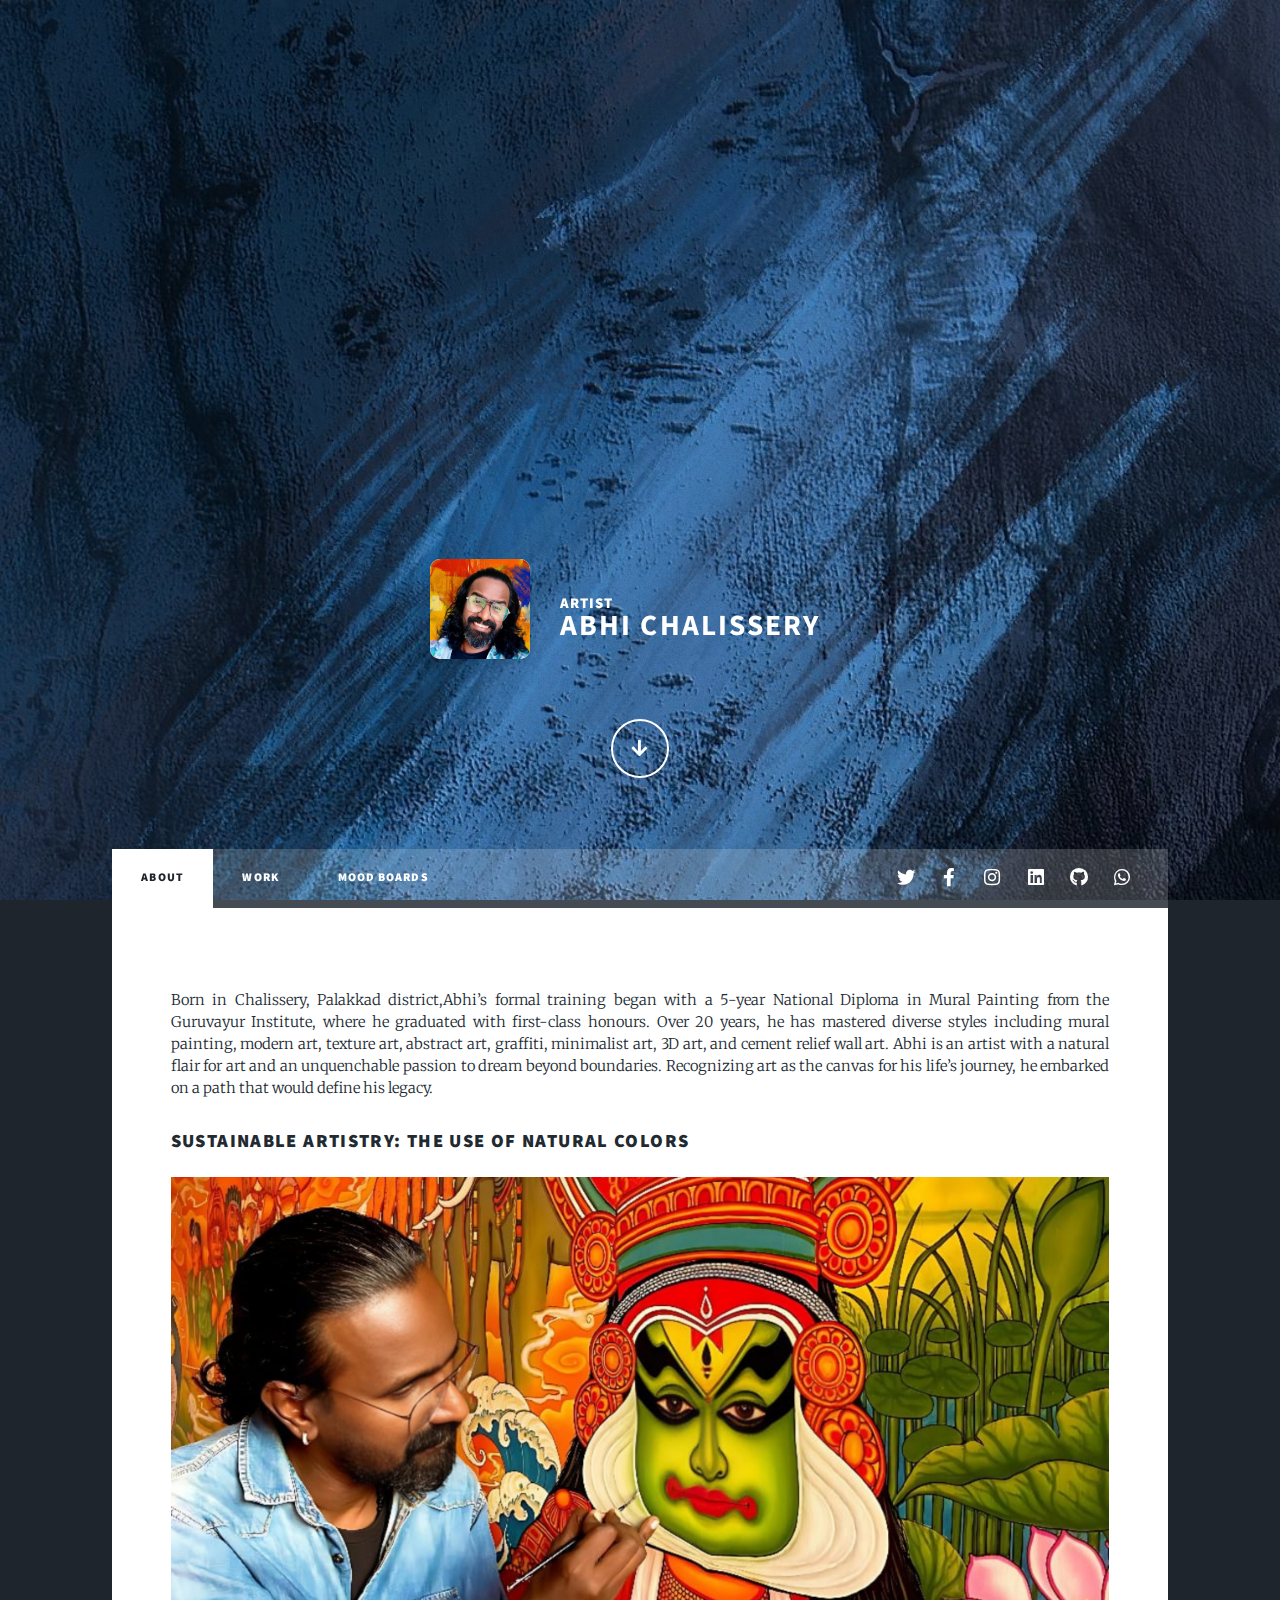
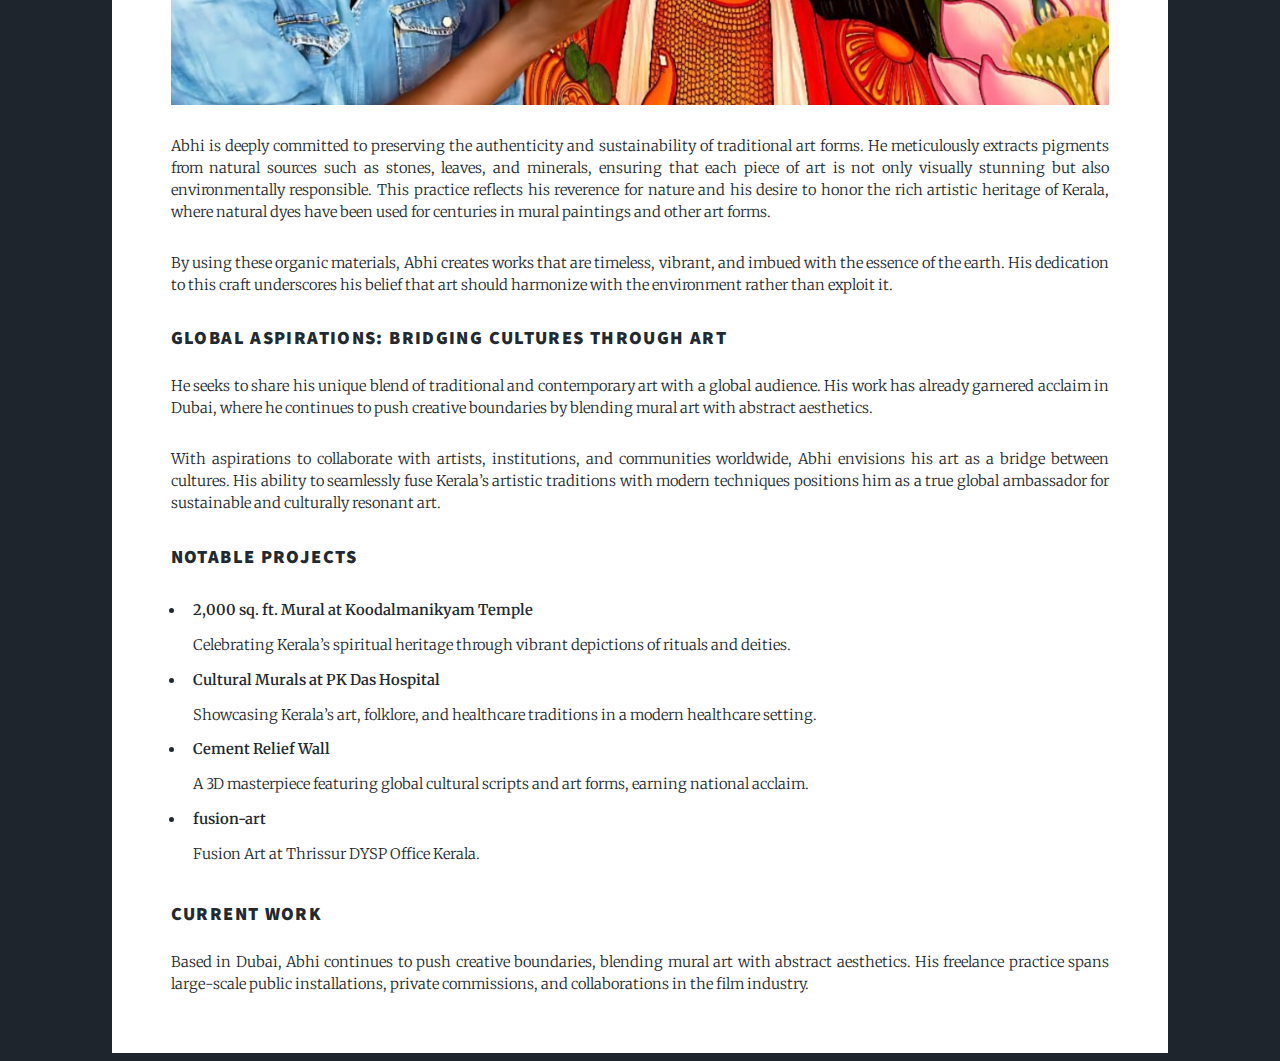
<file: index.html>
<!DOCTYPE HTML>
<html>
	<head>
		<title>ABHI THE ARTIST</title>
		<meta charset="utf-8" />
		<meta name="viewport" content="width=device-width, initial-scale=1, user-scalable=no" />
		<link rel="stylesheet" href="assets/css/main.css" />
		<noscript><link rel="stylesheet" href="assets/css/noscript.css" /></noscript>
	</head>
	<body class="is-preload">

		<!-- Wrapper -->
        <div id="wrapper" class="fade-in">

            <div id="intro">
                <!-- Container to hold both image and title side by side -->
                <div class="header-container">
                    <!-- Artist Image Container (moved to left) -->
                    <div class="artist-image-container">
                        <img src="images/artist.jpg" alt="Abhi Chalissery - The Artist" class="artist-image">
                    </div>
            
                    <!-- Title Container (moved to right) -->
                    <div class="title-container" style="text-align: center; margin-top: 20px;">
                        <h2 class="tagline" style="font-size: 1.0rem; margin: 0; color: #ffffff;">ARTIST</h2>
                        <h1 class="name" style="font-size: 2.0rem; margin: 0; font-weight: bold; color: #ffffff;">ABHI CHALISSERY</h1>
                    </div>
                </div>
            
                <ul class="actions">
                    <li><a href="#header" class="button icon solid solo fa-arrow-down scrolly" 
                           style="font-size: 1rem; padding: 10px 20px; margin-top: 20px;">Continue</a></li>
                </ul>
            </div>
				<!-- Header -->
					<header id="header">
						<a href="index.html" class="logo">Abhi chalissery</a>
					</header>

					<nav id="nav">
						<ul class="links">
							<li class="active"><a href="index.html">ABOUT</a></li>
							<li><a href="about.html">WORK</a></li>
							<li><a href="generic.html">MOOD BOARDS</a></li>
						</ul>
						<ul class="icons">
							<li><a href="#" class="icon brands fa-twitter"><span class="label">Twitter</span></a></li>
							<li><a href="#" class="icon brands fa-facebook-f"><span class="label">Facebook</span></a></li>
							<li><a href="https://www.instagram.com/real_madartist/" class="icon brands fa-instagram"><span class="label">Instagram</span></a></li>
							<li><a href="https://in.linkedin.com/in/abhi-chalissery-582a0625b" class="icon brands fa-linkedin"><span class="label">LinkedIn</span></a></li>
							<li><a href="#" class="icon brands fa-github"><span class="label">GitHub</span></a></li>
							<li><a href="https://wa.me/919846899080" class="icon brands fa-whatsapp" target="_blank"><span class="label">WhatsApp</span></a></li>
						</ul>
					</nav>

				
    <div id="main">
        <section class="wrapper style1">
            <div class="container">

    <!-- Intro-->
 <section>
    <h3></h3>
    <p>
        Born in Chalissery, Palakkad district,Abhi’s formal training began with a 5-year National Diploma in Mural Painting from the Guruvayur Institute, where he graduated with first-class honours. Over 20 years, he has mastered diverse styles including mural painting, modern art, texture art, abstract art, graffiti, minimalist art, 3D art, and cement relief wall art. Abhi is an artist with a natural flair for art and an unquenchable passion to dream beyond boundaries. Recognizing art as the canvas for his life’s journey, he embarked on a path that would define his legacy.
    </p>
    
</section>
                <!-- Commitment to Natural Colors -->
                <section>
                    <h3>Sustainable Artistry: The Use of Natural Colors</h3>
                </header>
                <div class="image main"><img src="images/pic24.jpg" alt="" /></div>
                 <p> </p>
                    <p>
                        Abhi is deeply committed to preserving the authenticity and sustainability of traditional art forms. He meticulously extracts pigments from natural sources such as stones, leaves, and minerals, ensuring that each piece of art is not only visually stunning but also environmentally responsible. This practice reflects his reverence for nature and his desire to honor the rich artistic heritage of Kerala, where natural dyes have been used for centuries in mural paintings and other art forms.
                    </p>
                    <p>
                        By using these organic materials, Abhi creates works that are timeless, vibrant, and imbued with the essence of the earth. His dedication to this craft underscores his belief that art should harmonize with the environment rather than exploit it.
                    </p>
                </section>

                <!-- Visa Application and Global Aspirations -->
                <section>
                    <h3>Global Aspirations: Bridging Cultures Through Art</h3>
                    <p>
                        He seeks to share his unique blend of traditional and contemporary art with a global audience. His work has already garnered acclaim in Dubai, where he continues to push creative boundaries by blending mural art with abstract aesthetics.
                    </p>
                    <p>
                        With aspirations to collaborate with artists, institutions, and communities worldwide, Abhi envisions his art as a bridge between cultures. His ability to seamlessly fuse Kerala’s artistic traditions with modern techniques positions him as a true global ambassador for sustainable and culturally resonant art.
                    </p>
                </section>

                <!-- Notable Works -->
                <section>
                    <h3>Notable Projects</h3>
                    <ul class="alt">
                        <li>
                            <strong>2,000 sq. ft. Mural at Koodalmanikyam Temple</strong><br>
                            Celebrating Kerala’s spiritual heritage through vibrant depictions of rituals and deities.
                        </li>
                        <li>
                            <strong>Cultural Murals at PK Das Hospital</strong><br>
                            Showcasing Kerala’s art, folklore, and healthcare traditions in a modern healthcare setting.
                        </li>
                        <li>
                            <strong>Cement Relief Wall </strong><br>
                            A 3D masterpiece featuring global cultural scripts and art forms, earning national acclaim.
                        </li>
                        <li>
                            <strong>fusion-art</strong><br>
                            Fusion Art at Thrissur DYSP Office Kerala.
                        </li>
                    </ul>
                </section>

                <!-- Current Focus -->
                <section>
                    <h3>Current Work</h3>
                    <p>
                        Based in Dubai, Abhi continues to push creative boundaries, blending mural art with abstract aesthetics. His freelance practice spans large-scale public installations, private commissions, and collaborations in the film industry.
                    </p>
                </section>

    <!-- Scripts -->
    <script src="assets/js/jquery.min.js"></script>
    <script src="assets/js/jquery.scrollex.min.js"></script>
    <script src="assets/js/jquery.scrolly.min.js"></script>
    <script src="assets/js/browser.min.js"></script>
    <script src="assets/js/breakpoints.min.js"></script>
    <script src="assets/js/util.js"></script>
    <script src="assets/js/main.js"></script>
</body>
</html>
</file>
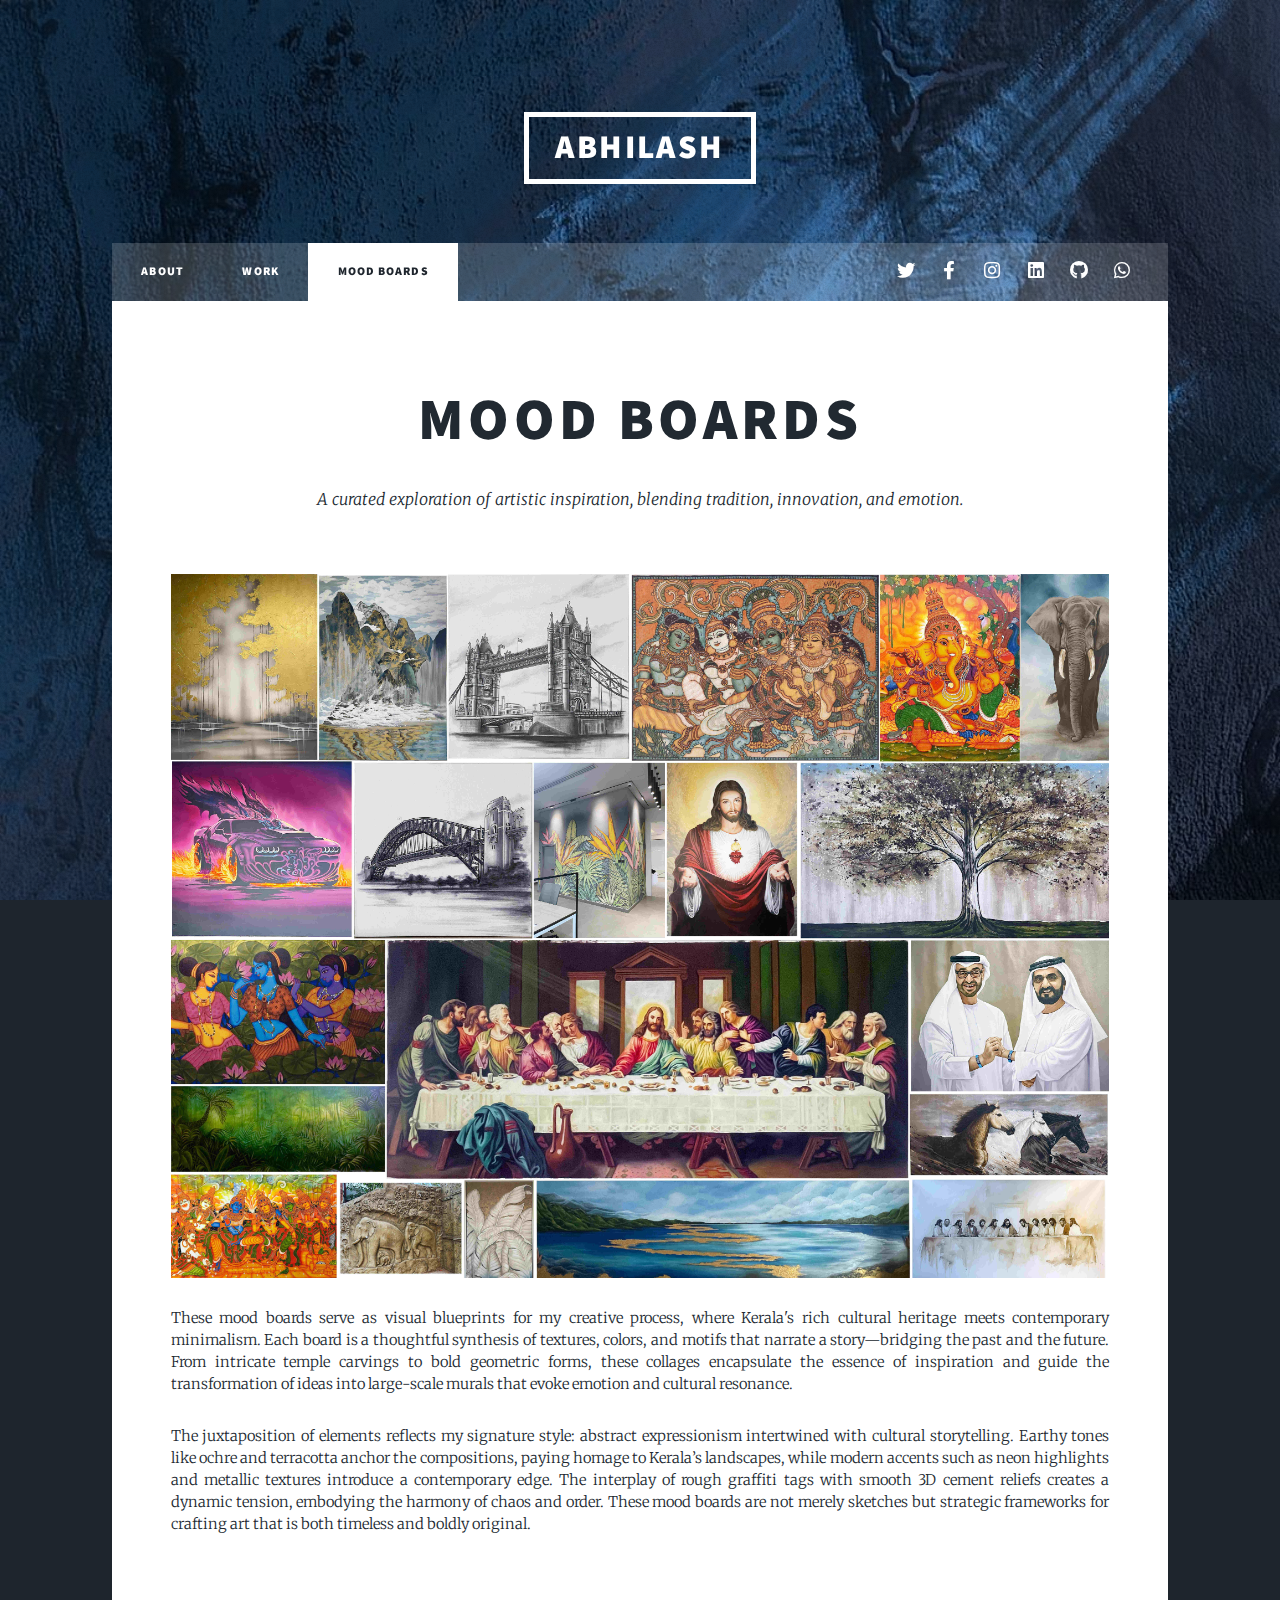
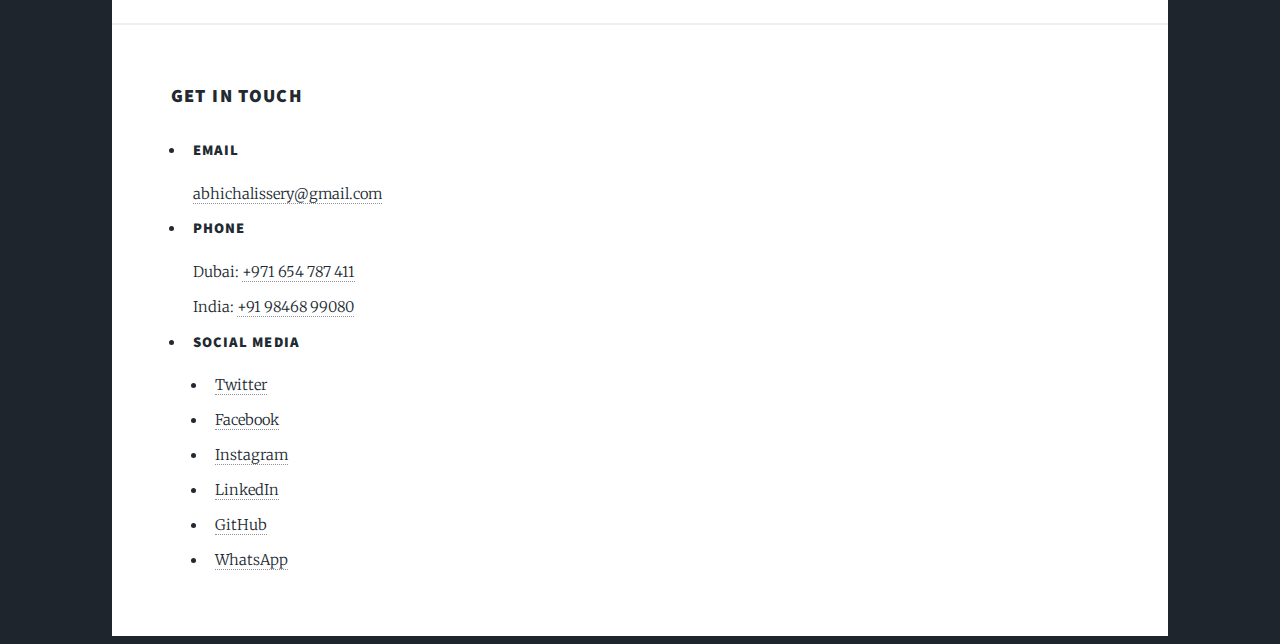
<file: generic.html>
<!DOCTYPE HTML>
<!--
    MOOD BOARD
-->
<html>
    <head>
        <title>MOOD BOARD</title>
        <meta charset="utf-8" />
        <meta name="viewport" content="width=device-width, initial-scale=1, user-scalable=no" />
        <link rel="stylesheet" href="assets/css/main.css" />
        <noscript><link rel="stylesheet" href="assets/css/noscript.css" /></noscript>
    </head>
    <body class="is-preload">

        <!-- Wrapper -->
            <div id="wrapper">

                <!-- Header -->
                    <header id="header">
                        <a href="index.html" class="logo">ABHILASH</a>
                    </header>

                <!-- Nav -->
                <nav id="nav">
                    <ul class="links">
                        <li><a href="index.html">ABOUT</a></li>
                        <li><a href="about.html">WORK</a></li>
                        <li class="active"><a href="generic.html">MOOD BOARDS</a></li> <!-- "active" here -->
                    </ul>
                    <ul class="icons">
                        <li><a href="#" class="icon brands fa-twitter"><span class="label">Twitter</span></a></li>
                        <li><a href="#" class="icon brands fa-facebook-f"><span class="label">Facebook</span></a></li>
                        <li><a href="https://www.instagram.com/real_madartist/" class="icon brands fa-instagram"><span class="label">Instagram</span></a></li>
                        <li><a href="https://in.linkedin.com/in/abhi-chalissery-582a0625b" class="icon brands fa-linkedin"><span class="label">LinkedIn</span></a></li>
                        <li><a href="#" class="icon brands fa-github"><span class="label">GitHub</span></a></li>
                        <li><a href="https://wa.me/919846899080" class="icon brands fa-whatsapp" target="_blank"><span class="label">WhatsApp</span></a></li>
                    </ul>
                    </nav>

                <!-- Main -->
                    <div id="main">

                        <!-- Post -->
                            <section class="post">
                                <header class="major">
                                    <h1>Mood Boards</h1>
                                    <p>A curated exploration of artistic inspiration, blending tradition, innovation, and emotion.</p>
                                </header>
                                <div class="image main"><img src="images/pic01.jpg" alt="" /></div>
                                 <p> </p>
                                <p>These mood boards serve as visual blueprints for my creative process, where Kerala's rich cultural heritage meets contemporary minimalism. Each board is a thoughtful synthesis of textures, colors, and motifs that narrate a story—bridging the past and the future. From intricate temple carvings to bold geometric forms, these collages encapsulate the essence of inspiration and guide the transformation of ideas into large-scale murals that evoke emotion and cultural resonance.</p>
                                <p>The juxtaposition of elements reflects my signature style: abstract expressionism intertwined with cultural storytelling. Earthy tones like ochre and terracotta anchor the compositions, paying homage to Kerala’s landscapes, while modern accents such as neon highlights and metallic textures introduce a contemporary edge. The interplay of rough graffiti tags with smooth 3D cement reliefs creates a dynamic tension, embodying the harmony of chaos and order. These mood boards are not merely sketches but strategic frameworks for crafting art that is both timeless and boldly original.</p>
                            </section>
                              <!-- Get in Touch -->
                <section>
                    <h3>Get in Touch</h3>
                    <ul class="contact">
                        <li>
                            <h4>Email</h4>
                            <a href="mailto:Abhichalissery@gmail.com">abhichalissery@gmail.com</a>
                        </li>
                        <li>
                            <h4>Phone</h4>
                            Dubai: <a href="tel:+971654787411">+971 654 787 411</a><br>
                            India: <a href="tel:+919846899080">+91 98468 99080</a>
                        </li>
                        <li>
                            <h4>Social Media</h4>
                            <ul>
                                <li><a href="https://twitter.com" target="_blank">Twitter</a></li>
                                <li><a href="https://facebook.com" target="_blank">Facebook</a></li>
                                <li><a href="https://www.instagram.com/real_madartist/" target="_blank">Instagram</a></li>
                                <li><a href="https://in.linkedin.com/in/abhi-chalissery-582a0625b" target="_blank">LinkedIn</a></li>
                                <li><a href="#" target="_blank">GitHub</a></li>
                                <li><a href="https://wa.me/919846899080" target="_blank">WhatsApp</a></li>
                            </ul>
                        </li>
                    </ul>
                </section>
            </div>
        </section>
    </div>

    <!-- Scripts -->
    <script src="assets/js/jquery.min.js"></script>
    <script src="assets/js/jquery.scrollex.min.js"></script>
    <script src="assets/js/jquery.scrolly.min.js"></script>
    <script src="assets/js/browser.min.js"></script>
    <script src="assets/js/breakpoints.min.js"></script>
    <script src="assets/js/util.js"></script>
    <script src="assets/js/main.js"></script>

                    </div>
               
        <!-- Scripts -->
            <script src="assets/js/jquery.min.js"></script>
            <script src="assets/js/jquery.scrollex.min.js"></script>
            <script src="assets/js/jquery.scrolly.min.js"></script>
            <script src="assets/js/browser.min.js"></script>
            <script src="assets/js/breakpoints.min.js"></script>
            <script src="assets/js/util.js"></script>
            <script src="assets/js/main.js"></script>
            

    </body>
</html>
</file>
<file: assets/css/main.css>
@import url(fontawesome-all.min.css);
@import url("https://fonts.googleapis.com/css?family=Merriweather:300,700,300italic,700italic|Source+Sans+Pro:900");

/*
	Massively by HTML5 UP
	html5up.net | @ajlkn
	Free for personal and commercial use under the CCA 3.0 license (html5up.net/license)
*/

html, body, div, span, applet, object,
iframe, h1, h2, h3, h4, h5, h6, p, blockquote,
pre, a, abbr, acronym, address, big, cite,
code, del, dfn, em, img, ins, kbd, q, s, samp,
small, strike, strong, sub, sup, tt, var, b,
u, i, center, dl, dt, dd, ol, ul, li, fieldset,
form, label, legend, table, caption, tbody,
tfoot, thead, tr, th, td, article, aside,<!DOCTYPE HTML>
<html>
	<head>
		<title>ABHI THE ARTIST</title>
		<meta charset="utf-8" />
		<meta name="viewport" content="width=device-width, initial-scale=1, user-scalable=no" />
		<link rel="stylesheet" href="assets/css/main.css" />
		<noscript><link rel="stylesheet" href="assets/css/noscript.css" /></noscript>
	</head>
	<body class="is-preload">

		<!-- Wrapper -->
			<div id="wrapper" class="fade-in">

				<div id="intro">
					<h1>ABHI</h1> <!-- Your name -->
					<p>Artist with a natural flair</p> <!-- Your tagline -->
					<ul class="actions">
					  <li><a href="#header" class="button icon solid solo fa-arrow-down scrolly">Continue</a></li>
					</ul>
				  </div>
				<!-- Header -->
					<header id="header">
						<a href="index.html" class="logo">Natural Artist</a>
					</header>

					<nav id="nav">
						<ul class="links">
							<li class="active"><a href="index.html">WORK</a></li>
							<li><a href="about.html">ABOUT</a></li>
							<li><a href="generic.html">MOOD BOARDS</a></li>
							<li><a href="elements.html">APPRECIATION</a></li>
						</ul>
						<ul class="icons">
							<li><a href="#" class="icon brands fa-twitter"><span class="label">Twitter</span></a></li>
							<li><a href="#" class="icon brands fa-facebook-f"><span class="label">Facebook</span></a></li>
							<li><a href="https://www.instagram.com/real_madartist/" class="icon brands fa-instagram"><span class="label">Instagram</span></a></li>
							<li><a href="https://in.linkedin.com/in/abhi-chalissery-582a0625b" class="icon brands fa-linkedin"><span class="label">LinkedIn</span></a></li>
							<li><a href="#" class="icon brands fa-github"><span class="label">GitHub</span></a></li>
							<li><a href="https://wa.me/919846899080" class="icon brands fa-whatsapp" target="_blank"><span class="label">WhatsApp</span></a></li>
						</ul>
					</nav>

				<!-- Main -->
					<div id="main">

						<!-- Featured Post -->
						<article class="post featured">
							<a href="#" class="image main"><img src="images/project1.jpg" alt="" /></a> <!-- Replace with your image -->
							<header class="major">
							  <h2><a href="#">MY PROJECTS</a></h2>
							  <p>Mad Ideas.</p>
							</header>
						  </article>

						<!-- Posts -->
							<section class="posts">
								<article>
									<header>
										<span class="date">April 24, 2017</span>
										<h2><a href="#">Horse Abstract</a></h2>
									</header>
									<a href="#" class="image fit"><img src="images/pic02.jpg" alt="" /></a>
									<!-- Step 1: Add teaser (visible text) -->
									<p class="teaser">The artwork presents an abstract depiction of a horse, rendered in bold, sweeping brushstrokes that emphasize dynamic movement.</p>
									<!-- Step 2: Add hidden content -->
									<div class="hidden-content">
										<p>The color palette consists of deep blacks and fiery reds, suggesting both power and passion. The horse’s form is fragmented yet fluid, capturing the essence of speed and agility without adhering strictly to anatomical accuracy. Its elongated limbs and arched neck convey a sense of tension and vitality, evoking the spirit of untamed freedom often associated with these majestic animals.</p>
									</div>
									<!-- Step 3: Add "Read More" button -->
									<ul class="actions special">
										<li><button class="read-more">Read More</button></li>
									</ul>
								</article>
								
								<article>
									<header>
										<span class="date">April 22, 2017</span>
										<h2><a href="#">Acrylic Painting</a></h2>
									</header>
									<a href="#" class="image fit"><img src="images/pic03.jpg" alt="" /></a>
									<!-- Step 1: Add teaser (visible text) -->
									<p class="teaser">This acrylic painting beautifully captures the essence of an elephant in a striking and lifelike manner.</p>
									<!-- Step 2: Add hidden content -->
									<div class="hidden-content">
										<p>The artist has masterfully used shades of gray and brown to depict the elephant's textured skin, with intricate details that highlight the wrinkles and folds, giving it a highly realistic appearance. The elephant's large, expressive eyes convey a sense of wisdom and calmness, while its prominent tusks add to its majestic presence. The background features a serene landscape with soft blue skies and distant trees, creating a peaceful and natural setting for the elephant. The subtle blending of colors in the background contrasts nicely with the detailed rendering of the elephant, making it the focal point of the composition. The overall effect is one of tranquility and reverence for this magnificent creature, inviting viewers to appreciate the beauty and grandeur of nature.</p>
									</div>
									<!-- Step 3: Add "Read More" button -->
									<ul class="actions special">
										<li><button class="read-more">Read More</button></li>
									</ul>
								</article>
								
								<article>
									<header>
										<span class="date">April 18, 2017</span>
										<h2><a href="#">Mural Art</a></h2>
									</header>
									<a href="#" class="image fit"><img src="images/pic04.jpg" alt="" /></a>
									<!-- Step 1: Add teaser (visible text) -->
									<p class="teaser">This mural art is a captivating and dynamic piece that combines elements of fantasy and modernity.</p>
									<!-- Step 2: Add hidden content -->
									<div class="hidden-content">
										<p>The central focus is a sleek, futuristic car with a bold and aggressive design, painted in vibrant shades of purple and pink. The car appears to be emerging from or surrounded by intense flames, which are depicted with vivid oranges and yellows, adding a sense of power and energy to the scene. Above the car, a majestic dragon soars through the air, its wings spread wide and its body flowing with fluid motion. The dragon is rendered in similar hues of purple and pink, creating a harmonious color palette that ties the entire composition together. The background features a gradient of deep purples and pinks, enhancing the otherworldly atmosphere of the mural. The combination of the fiery car, the mythical dragon, and the surreal colors creates a striking visual narrative that evokes themes of speed, strength, and fantasy. The mural's bold lines and dramatic contrasts make it a visually stunning and memorable piece of art.</p>
									</div>
									<!-- Step 3: Add "Read More" button -->
									<ul class="actions special">
										<li><button class="read-more">Read More</button></li>
									</ul>
								</article>
								
								<article>
									<header>
										<span class="date">April 14, 2017</span>
										<h2><a href="#">Texture Painting</a></h2>
									</header>
									<a href="#" class="image fit"><img src="images/pic05.jpg" alt="" /></a>
									<!-- Step 1: Add teaser (visible text) -->
									<p class="teaser">This texture painting is a captivating blend of abstract and natural elements, creating a visually striking composition.</p>
									<!-- Step 2: Add hidden content -->
									<div class="hidden-content">
										<p>The dominant feature of the artwork is the use of gold paint, which has been applied in thick, textured strokes that create a sense of depth and movement. The gold appears to be dripping or cascading down the canvas, forming organic patterns that resemble leaves or branches. The background is a soft, neutral gray, which provides a subtle contrast to the vibrant gold. This contrast enhances the luminosity of the gold and makes it stand out even more prominently. The lower part of the painting features horizontal lines that suggest a horizon or a body of water, adding a sense of grounding to the otherwise abstract piece. The overall effect is one of elegance and sophistication, with the gold evoking feelings of luxury and opulence. The texture of the paint adds a tactile quality to the artwork, inviting viewers to not only look at it but also imagine touching its surface. This painting would make a stunning focal point in any space, adding a touch of glamour and artistic flair.</p>
									</div>
									<!-- Step 3: Add "Read More" button -->
									<ul class="actions special">
										<li><button class="read-more">Read More</button></li>
									</ul>
								</article>
								
								<article>
									<header>
										<span class="date">April 11, 2017</span>
										<h2><a href="#">Texture Painting</a></h2>
									</header>
									<a href="#" class="image fit"><img src="images/pic06.jpg" alt="" /></a>
									<!-- Step 1: Add teaser (visible text) -->
									<p class="teaser">This texture painting is a breathtaking depiction of a mountainous landscape, rendered with remarkable detail and depth.</p>
									<!-- Step 2: Add hidden content -->
									<div class="hidden-content">
										<p>The artist has skillfully used various shades of gray, brown, and white to create the rugged terrain of the mountains, which are covered in patches of snow. The texture of the paint adds a three-dimensional quality to the artwork, making the mountains appear almost tangible. The sky above the mountains is filled with fluffy white clouds, adding a sense of lightness and contrast to the heavy, earthy tones of the mountains. The lower part of the painting features a body of water that reflects the mountains and the sky, creating a mirror-like effect that enhances the overall composition. The reflection in the water is slightly distorted, giving it a dreamy and ethereal quality. The use of gold accents on the mountains adds a touch of warmth and richness to the otherwise cool color palette, creating a harmonious balance between the different elements of the painting. This artwork captures the grandeur and majesty of nature, inviting viewers to lose themselves in its serene and awe-inspiring beauty.</p>
									</div>
									<!-- Step 3: Add "Read More" button -->
									<ul class="actions special">
										<li><button class="read-more">Read More</button></li>
									</ul>
								</article>
								
								<article>
									<header>
										<span class="date">April 7, 2017</span>
										<h2><a href="#">Acrylic Painting</a></h2>
									</header>
									<a href="#" class="image fit"><img src="images/pic07.jpg" alt="" /></a>
									<!-- Step 1: Add teaser (visible text) -->
									<p class="teaser">This acrylic painting is a masterful and respectful portrayal of His Highness Sheikh Mohammed Bin Rashid Al Maktoum.</p>
									<!-- Step 2: Add hidden content -->
									<div class="hidden-content">
										<p>The artwork beautifully captures his iconic presence, dressed in traditional Emirati attire—a pristine white keffiyeh secured with a black agal, and a flowing white thobe. The artist has paid meticulous attention to detail, rendering Sheikh Mohammed’s features with remarkable precision. His warm, approachable smile, framed by his glasses and beard, exudes wisdom, leadership, and humility. The subtle shading and textures bring depth to the portrait, highlighting the intricate folds of the keffiyeh and the fine details of his expression. Set against a neutral beige background, the focus remains entirely on Sheikh Mohammed, emphasizing his significance as a visionary leader and statesman. The soft color palette enhances the sense of reverence and calm, while the lifelike quality of the painting reflects the artist's skill in capturing not only his physical likeness but also the essence of his character—strength, compassion, and determination. This piece serves as both an artistic tribute and a celebration of Sheikh Mohammed’s enduring legacy as a global leader, humanitarian, and symbol of progress for the UAE and beyond. It is a fitting homage to a man who embodies innovation, culture, and unity.</p>
									</div>
									<!-- Step 3: Add "Read More" button -->
									<ul class="actions special">
										<li><button class="read-more">Read More</button></li>
									</ul>
								</article>
							</section>

						<!-- Footer -->
						<footer>
							<div class="pagination">
							  <a href="#" class="previous">Prev</a>
							  <a href="#" class="page active">1</a>
							  <a href="page2.html" class="page">2</a>
							  <a href="page3.html" class="page">3</a>
							  <span class="extra">&hellip;</span>
							  <a href="#" class="page">10</a>
							  <a href="page2.html" class="next">Next</a>
							</div>
						  </footer>
				<!-- Footer -->
				<footer id="footer">
					<section>
						<h3>Email</h3>
						<p><a href="mailto:Abhichalissery@gmail.com">Abhichalissery@gmail.com</a></p>
						<p>
							<strong>Phone:</strong><br>
							Dubai: <a href="tel:+971654787411">+971 654 787 411</a><br>
							India: <a href="tel:+919846899080">+91 98468 99080</a>
						</p>
					</section>
					<section>
						<h3>Social</h3>
						<ul class="icons">
							<li><a href="https://twitter.com" class="icon brands fa-twitter"><span class="label">Twitter</span></a></li>
							<li><a href="https://facebook.com" class="icon brands fa-facebook-f"><span class="label">Facebook</span></a></li>
							<li><a href="https://www.instagram.com/real_madartist/" class="icon brands fa-instagram"><span class="label">Instagram</span></a></li>
							<li><a href="https://in.linkedin.com/in/abhi-chalissery-582a0625b" class="icon brands fa-linkedin"><span class="label">LinkedIn</span></a></li>
							<li><a href="#" class="icon brands fa-github"><span class="label">GitHub</span></a></li>
							<li><a href="https://wa.me/919846899080" class="icon brands fa-whatsapp" target="_blank"><span class="label">WhatsApp</span></a></li>
						</ul>
					</section>
				</footer>

				


		<!-- Scripts -->
			<script src="assets/js/jquery.min.js"></script>
			<script src="assets/js/jquery.scrollex.min.js"></script>
			<script src="assets/js/jquery.scrolly.min.js"></script>
			<script src="assets/js/browser.min.js"></script>
			<script src="assets/js/breakpoints.min.js"></script>
			<script src="assets/js/util.js"></script>
			<script src="assets/js/main.js"></script>

	</body>
</html>

canvas, details, embed, figure, figcaption,
footer, header, hgroup, menu, nav, output, ruby,
section, summary, time, mark, audio, video {
	margin: 0;
	padding: 0;
	border: 0;
	font-size: 100%;
	font: inherit;
	vertical-align: baseline;}

article, aside, details, figcaption, figure,
footer, header, hgroup, menu, nav, section {
	display: block;}

body {
	line-height: 1;
}

ol, ul {
	list-style: none;
}

blockquote, q {
	quotes: none;
}

	blockquote:before, blockquote:after, q:before, q:after {
		content: '';
		content: none;
	}

table {
	border-collapse: collapse;
	border-spacing: 0;
}

body {
	-webkit-text-size-adjust: none;
}

mark {
	background-color: transparent;
	color: inherit;
}

input::-moz-focus-inner {
	border: 0;
	padding: 0;
}

input, select, textarea {
	-moz-appearance: none;
	-webkit-appearance: none;
	-ms-appearance: none;
	appearance: none;
}

/* Basic */

	@-ms-viewport {
		width: device-width;
	}

	body {
		-ms-overflow-style: scrollbar;
	}

	@media screen and (max-width: 480px) {

		html, body {
			min-width: 320px;
		}

	}

	html {
		box-sizing: border-box;
	}

	*, *:before, *:after {
		box-sizing: inherit;
	}

	body {
		background-color: #1e252d;
	}

		body.is-preload *, body.is-preload *:before, body.is-preload *:after {
			-moz-animation: none !important;
			-webkit-animation: none !important;
			-ms-animation: none !important;
			animation: none !important;
			-moz-transition: none !important;
			-webkit-transition: none !important;
			-ms-transition: none !important;
			transition: none !important;
		}

/* Type */

	html {
		font-size: 16pt;
	}

		@media screen and (max-width: 1680px) {

			html {
				font-size: 12pt;
			}

		}

		@media screen and (max-width: 1280px) {

			html {
				font-size: 11pt;
			}

		}

		@media screen and (max-width: 360px) {

			html {
				font-size: 10pt;
			}

		}

	body {
		color: #212931;
	}

	body, input, select, textarea {
		font-family: "Merriweather", Georgia, serif;
		font-weight: 300;
		font-size: 1rem;
		line-height: 2.375;
	}

	a {
		-moz-transition: color 0.2s ease-in-out, background-color 0.2s ease-in-out, border-color 0.2s ease-in-out, box-shadow 0.2s ease-in-out;
		-webkit-transition: color 0.2s ease-in-out, background-color 0.2s ease-in-out, border-color 0.2s ease-in-out, box-shadow 0.2s ease-in-out;
		-ms-transition: color 0.2s ease-in-out, background-color 0.2s ease-in-out, border-color 0.2s ease-in-out, box-shadow 0.2s ease-in-out;
		transition: color 0.2s ease-in-out, background-color 0.2s ease-in-out, border-color 0.2s ease-in-out, box-shadow 0.2s ease-in-out;
		border-bottom: dotted 1px;
		text-decoration: none;
	}

		a:hover {
			border-bottom-color: transparent;
		}

	strong, b {
		font-weight: 600;
	}

	em, i {
		font-style: italic;
	}

	p {
		text-align: justify;
		margin: 0 0 2rem 0;
	}

	h1, h2, h3, h4, h5, h6 {
		font-family: "Source Sans Pro", Helvetica, sans-serif;
		font-weight: 900;
		line-height: 1.5;
		letter-spacing: 0.075em;
		text-transform: uppercase;
		margin: 0 0 1rem 0;
	}

		h1 a, h2 a, h3 a, h4 a, h5 a, h6 a {
			border-bottom: 0;
			color: inherit;
			text-decoration: none;
		}

	h1 {
		font-size: 4rem;
		line-height: 1.1;
		margin: 0 0 2rem 0;
	}

	h2 {
		font-size: 1.75rem;
		line-height: 1.3;
		margin: 0 0 1.5rem 0;
	}

	h3 {
		font-size: 1.25rem;
		margin: 0 0 1.5rem 0;
	}

	h4 {
		font-size: 1rem;
	}

	h5 {
		font-size: 0.9rem;
	}

	h6 {
		font-size: 0.8rem;
	}

	sub {
		font-size: 0.8rem;
		position: relative;
		top: 0.5rem;
	}

	sup {
		font-size: 0.8rem;
		position: relative;
		top: -0.5rem;
	}

	blockquote {
		border-left: solid 4px;
		font-style: italic;
		margin: 0 0 2rem 0;
		padding: 0.5rem 0 0.5rem 2rem;
	}

	code {
		border: solid 2px;
		font-family: "Courier New", monospace;
		font-size: 0.9rem;
		margin: 0 0.25rem;
		padding: 0.25rem 0.65rem;
	}

	pre {
		-webkit-overflow-scrolling: touch;
		font-family: "Courier New", monospace;
		font-size: 0.9rem;
		margin: 0 0 2rem 0;
	}

		pre code {
			display: block;
			line-height: 1.75;
			padding: 1rem 1.5rem;
			overflow-x: auto;
		}

	hr {
		border: 0;
		border-bottom: solid 2px;
		margin: 3rem 0;
	}

		hr.major {
			margin: 5rem 0;
		}

	.align-left {
		text-align: left;
	}

	.align-center {
		text-align: center;
	}

	.align-right {
		text-align: right;
	}

	input, select, textarea {
		color: #212931;
	}

	a {
		color: #212931;
		border-bottom-color: rgba(33, 41, 49, 0.5);
	}

		a:hover {
			border-bottom-color: transparent;
			color: #18bfef !important;
		}

	strong, b {
		color: #212931;
	}

	h1, h2, h3, h4, h5, h6 {
		color: #212931;
	}

	blockquote {
		border-left-color: #eeeeee;
	}

	code {
		background: rgba(220, 220, 220, 0.25);
		border-color: #eeeeee;
	}

	hr {
		border-bottom-color: #eeeeee;
	}

/* Row */

	.row {
		display: flex;
		flex-wrap: wrap;
		box-sizing: border-box;
		align-items: stretch;
	}

		.row > * {
			box-sizing: border-box;
		}

		.row.gtr-uniform > * > :last-child {
			margin-bottom: 0;
		}

		.row.aln-left {
			justify-content: flex-start;
		}

		.row.aln-center {
			justify-content: center;
		}

		.row.aln-right {
			justify-content: flex-end;
		}

		.row.aln-top {
			align-items: flex-start;
		}

		.row.aln-middle {
			align-items: center;
		}

		.row.aln-bottom {
			align-items: flex-end;
		}

		.row > .imp {
			order: -1;
		}

		.row > .col-1 {
			width: 8.33333%;
		}

		.row > .off-1 {
			margin-left: 8.33333%;
		}

		.row > .col-2 {
			width: 16.66667%;
		}

		.row > .off-2 {
			margin-left: 16.66667%;
		}

		.row > .col-3 {
			width: 25%;
		}

		.row > .off-3 {
			margin-left: 25%;
		}

		.row > .col-4 {
			width: 33.33333%;
		}

		.row > .off-4 {
			margin-left: 33.33333%;
		}

		.row > .col-5 {
			width: 41.66667%;
		}

		.row > .off-5 {
			margin-left: 41.66667%;
		}

		.row > .col-6 {
			width: 50%;
		}

		.row > .off-6 {
			margin-left: 50%;
		}

		.row > .col-7 {
			width: 58.33333%;
		}

		.row > .off-7 {
			margin-left: 58.33333%;
		}

		.row > .col-8 {
			width: 66.66667%;
		}

		.row > .off-8 {
			margin-left: 66.66667%;
		}

		.row > .col-9 {
			width: 75%;
		}

		.row > .off-9 {
			margin-left: 75%;
		}

		.row > .col-10 {
			width: 83.33333%;
		}

		.row > .off-10 {
			margin-left: 83.33333%;
		}

		.row > .col-11 {
			width: 91.66667%;
		}

		.row > .off-11 {
			margin-left: 91.66667%;
		}

		.row > .col-12 {
			width: 100%;
		}

		.row > .off-12 {
			margin-left: 100%;
		}

		.row.gtr-0 {
			margin-top: 0;
			margin-left: 0rem;
		}

			.row.gtr-0 > * {
				padding: 0 0 0 0rem;
			}

			.row.gtr-0.gtr-uniform {
				margin-top: 0rem;
			}

				.row.gtr-0.gtr-uniform > * {
					padding-top: 0rem;
				}

		.row.gtr-25 {
			margin-top: 0;
			margin-left: -0.375rem;
		}

			.row.gtr-25 > * {
				padding: 0 0 0 0.375rem;
			}

			.row.gtr-25.gtr-uniform {
				margin-top: -0.375rem;
			}

				.row.gtr-25.gtr-uniform > * {
					padding-top: 0.375rem;
				}

		.row.gtr-50 {
			margin-top: 0;
			margin-left: -0.75rem;
		}

			.row.gtr-50 > * {
				padding: 0 0 0 0.75rem;
			}

			.row.gtr-50.gtr-uniform {
				margin-top: -0.75rem;
			}

				.row.gtr-50.gtr-uniform > * {
					padding-top: 0.75rem;
				}

		.row {
			margin-top: 0;
			margin-left: -1.5rem;
		}

			.row > * {
				padding: 0 0 0 1.5rem;
			}

			.row.gtr-uniform {
				margin-top: -1.5rem;
			}

				.row.gtr-uniform > * {
					padding-top: 1.5rem;
				}

		.row.gtr-150 {
			margin-top: 0;
			margin-left: -2.25rem;
		}

			.row.gtr-150 > * {
				padding: 0 0 0 2.25rem;
			}

			.row.gtr-150.gtr-uniform {
				margin-top: -2.25rem;
			}

				.row.gtr-150.gtr-uniform > * {
					padding-top: 2.25rem;
				}

		.row.gtr-200 {
			margin-top: 0;
			margin-left: -3rem;
		}

			.row.gtr-200 > * {
				padding: 0 0 0 3rem;
			}

			.row.gtr-200.gtr-uniform {
				margin-top: -3rem;
			}

				.row.gtr-200.gtr-uniform > * {
					padding-top: 3rem;
				}

		@media screen and (max-width: 1680px) {

			.row {
				display: flex;
				flex-wrap: wrap;
				box-sizing: border-box;
				align-items: stretch;
			}

				.row > * {
					box-sizing: border-box;
				}

				.row.gtr-uniform > * > :last-child {
					margin-bottom: 0;
				}

				.row.aln-left {
					justify-content: flex-start;
				}

				.row.aln-center {
					justify-content: center;
				}

				.row.aln-right {
					justify-content: flex-end;
				}

				.row.aln-top {
					align-items: flex-start;
				}

				.row.aln-middle {
					align-items: center;
				}

				.row.aln-bottom {
					align-items: flex-end;
				}

				.row > .imp-xlarge {
					order: -1;
				}

				.row > .col-1-xlarge {
					width: 8.33333%;
				}

				.row > .off-1-xlarge {
					margin-left: 8.33333%;
				}

				.row > .col-2-xlarge {
					width: 16.66667%;
				}

				.row > .off-2-xlarge {
					margin-left: 16.66667%;
				}

				.row > .col-3-xlarge {
					width: 25%;
				}

				.row > .off-3-xlarge {
					margin-left: 25%;
				}

				.row > .col-4-xlarge {
					width: 33.33333%;
				}

				.row > .off-4-xlarge {
					margin-left: 33.33333%;
				}

				.row > .col-5-xlarge {
					width: 41.66667%;
				}

				.row > .off-5-xlarge {
					margin-left: 41.66667%;
				}

				.row > .col-6-xlarge {
					width: 50%;
				}

				.row > .off-6-xlarge {
					margin-left: 50%;
				}

				.row > .col-7-xlarge {
					width: 58.33333%;
				}

				.row > .off-7-xlarge {
					margin-left: 58.33333%;
				}

				.row > .col-8-xlarge {
					width: 66.66667%;
				}

				.row > .off-8-xlarge {
					margin-left: 66.66667%;
				}

				.row > .col-9-xlarge {
					width: 75%;
				}

				.row > .off-9-xlarge {
					margin-left: 75%;
				}

				.row > .col-10-xlarge {
					width: 83.33333%;
				}

				.row > .off-10-xlarge {
					margin-left: 83.33333%;
				}

				.row > .col-11-xlarge {
					width: 91.66667%;
				}

				.row > .off-11-xlarge {
					margin-left: 91.66667%;
				}

				.row > .col-12-xlarge {
					width: 100%;
				}

				.row > .off-12-xlarge {
					margin-left: 100%;
				}

				.row.gtr-0 {
					margin-top: 0;
					margin-left: 0rem;
				}

					.row.gtr-0 > * {
						padding: 0 0 0 0rem;
					}

					.row.gtr-0.gtr-uniform {
						margin-top: 0rem;
					}

						.row.gtr-0.gtr-uniform > * {
							padding-top: 0rem;
						}

				.row.gtr-25 {
					margin-top: 0;
					margin-left: -0.375rem;
				}

					.row.gtr-25 > * {
						padding: 0 0 0 0.375rem;
					}

					.row.gtr-25.gtr-uniform {
						margin-top: -0.375rem;
					}

						.row.gtr-25.gtr-uniform > * {
							padding-top: 0.375rem;
						}

				.row.gtr-50 {
					margin-top: 0;
					margin-left: -0.75rem;
				}

					.row.gtr-50 > * {
						padding: 0 0 0 0.75rem;
					}

					.row.gtr-50.gtr-uniform {
						margin-top: -0.75rem;
					}

						.row.gtr-50.gtr-uniform > * {
							padding-top: 0.75rem;
						}

				.row {
					margin-top: 0;
					margin-left: -1.5rem;
				}

					.row > * {
						padding: 0 0 0 1.5rem;
					}

					.row.gtr-uniform {
						margin-top: -1.5rem;
					}

						.row.gtr-uniform > * {
							padding-top: 1.5rem;
						}

				.row.gtr-150 {
					margin-top: 0;
					margin-left: -2.25rem;
				}

					.row.gtr-150 > * {
						padding: 0 0 0 2.25rem;
					}

					.row.gtr-150.gtr-uniform {
						margin-top: -2.25rem;
					}

						.row.gtr-150.gtr-uniform > * {
							padding-top: 2.25rem;
						}

				.row.gtr-200 {
					margin-top: 0;
					margin-left: -3rem;
				}

					.row.gtr-200 > * {
						padding: 0 0 0 3rem;
					}

					.row.gtr-200.gtr-uniform {
						margin-top: -3rem;
					}

						.row.gtr-200.gtr-uniform > * {
							padding-top: 3rem;
						}

		}

		@media screen and (max-width: 1280px) {

			.row {
				display: flex;
				flex-wrap: wrap;
				box-sizing: border-box;
				align-items: stretch;
			}

				.row > * {
					box-sizing: border-box;
				}

				.row.gtr-uniform > * > :last-child {
					margin-bottom: 0;
				}

				.row.aln-left {
					justify-content: flex-start;
				}

				.row.aln-center {
					justify-content: center;
				}

				.row.aln-right {
					justify-content: flex-end;
				}

				.row.aln-top {
					align-items: flex-start;
				}

				.row.aln-middle {
					align-items: center;
				}

				.row.aln-bottom {
					align-items: flex-end;
				}

				.row > .imp-large {
					order: -1;
				}

				.row > .col-1-large {
					width: 8.33333%;
				}

				.row > .off-1-large {
					margin-left: 8.33333%;
				}

				.row > .col-2-large {
					width: 16.66667%;
				}

				.row > .off-2-large {
					margin-left: 16.66667%;
				}

				.row > .col-3-large {
					width: 25%;
				}

				.row > .off-3-large {
					margin-left: 25%;
				}

				.row > .col-4-large {
					width: 33.33333%;
				}

				.row > .off-4-large {
					margin-left: 33.33333%;
				}

				.row > .col-5-large {
					width: 41.66667%;
				}

				.row > .off-5-large {
					margin-left: 41.66667%;
				}

				.row > .col-6-large {
					width: 50%;
				}

				.row > .off-6-large {
					margin-left: 50%;
				}

				.row > .col-7-large {
					width: 58.33333%;
				}

				.row > .off-7-large {
					margin-left: 58.33333%;
				}

				.row > .col-8-large {
					width: 66.66667%;
				}

				.row > .off-8-large {
					margin-left: 66.66667%;
				}

				.row > .col-9-large {
					width: 75%;
				}

				.row > .off-9-large {
					margin-left: 75%;
				}

				.row > .col-10-large {
					width: 83.33333%;
				}

				.row > .off-10-large {
					margin-left: 83.33333%;
				}

				.row > .col-11-large {
					width: 91.66667%;
				}

				.row > .off-11-large {
					margin-left: 91.66667%;
				}

				.row > .col-12-large {
					width: 100%;
				}

				.row > .off-12-large {
					margin-left: 100%;
				}

				.row.gtr-0 {
					margin-top: 0;
					margin-left: 0rem;
				}

					.row.gtr-0 > * {
						padding: 0 0 0 0rem;
					}

					.row.gtr-0.gtr-uniform {
						margin-top: 0rem;
					}

						.row.gtr-0.gtr-uniform > * {
							padding-top: 0rem;
						}

				.row.gtr-25 {
					margin-top: 0;
					margin-left: -0.375rem;
				}

					.row.gtr-25 > * {
						padding: 0 0 0 0.375rem;
					}

					.row.gtr-25.gtr-uniform {
						margin-top: -0.375rem;
					}

						.row.gtr-25.gtr-uniform > * {
							padding-top: 0.375rem;
						}

				.row.gtr-50 {
					margin-top: 0;
					margin-left: -0.75rem;
				}

					.row.gtr-50 > * {
						padding: 0 0 0 0.75rem;
					}

					.row.gtr-50.gtr-uniform {
						margin-top: -0.75rem;
					}

						.row.gtr-50.gtr-uniform > * {
							padding-top: 0.75rem;
						}

				.row {
					margin-top: 0;
					margin-left: -1.5rem;
				}

					.row > * {
						padding: 0 0 0 1.5rem;
					}

					.row.gtr-uniform {
						margin-top: -1.5rem;
					}

						.row.gtr-uniform > * {
							padding-top: 1.5rem;
						}

				.row.gtr-150 {
					margin-top: 0;
					margin-left: -2.25rem;
				}

					.row.gtr-150 > * {
						padding: 0 0 0 2.25rem;
					}

					.row.gtr-150.gtr-uniform {
						margin-top: -2.25rem;
					}

						.row.gtr-150.gtr-uniform > * {
							padding-top: 2.25rem;
						}

				.row.gtr-200 {
					margin-top: 0;
					margin-left: -3rem;
				}

					.row.gtr-200 > * {
						padding: 0 0 0 3rem;
					}

					.row.gtr-200.gtr-uniform {
						margin-top: -3rem;
					}

						.row.gtr-200.gtr-uniform > * {
							padding-top: 3rem;
						}

		}

		@media screen and (max-width: 980px) {

			.row {
				display: flex;
				flex-wrap: wrap;
				box-sizing: border-box;
				align-items: stretch;
			}

				.row > * {
					box-sizing: border-box;
				}

				.row.gtr-uniform > * > :last-child {
					margin-bottom: 0;
				}

				.row.aln-left {
					justify-content: flex-start;
				}

				.row.aln-center {
					justify-content: center;
				}

				.row.aln-right {
					justify-content: flex-end;
				}

				.row.aln-top {
					align-items: flex-start;
				}

				.row.aln-middle {
					align-items: center;
				}

				.row.aln-bottom {
					align-items: flex-end;
				}

				.row > .imp-medium {
					order: -1;
				}

				.row > .col-1-medium {
					width: 8.33333%;
				}

				.row > .off-1-medium {
					margin-left: 8.33333%;
				}

				.row > .col-2-medium {
					width: 16.66667%;
				}

				.row > .off-2-medium {
					margin-left: 16.66667%;
				}

				.row > .col-3-medium {
					width: 25%;
				}

				.row > .off-3-medium {
					margin-left: 25%;
				}

				.row > .col-4-medium {
					width: 33.33333%;
				}

				.row > .off-4-medium {
					margin-left: 33.33333%;
				}

				.row > .col-5-medium {
					width: 41.66667%;
				}

				.row > .off-5-medium {
					margin-left: 41.66667%;
				}

				.row > .col-6-medium {
					width: 50%;
				}

				.row > .off-6-medium {
					margin-left: 50%;
				}

				.row > .col-7-medium {
					width: 58.33333%;
				}

				.row > .off-7-medium {
					margin-left: 58.33333%;
				}

				.row > .col-8-medium {
					width: 66.66667%;
				}

				.row > .off-8-medium {
					margin-left: 66.66667%;
				}

				.row > .col-9-medium {
					width: 75%;
				}

				.row > .off-9-medium {
					margin-left: 75%;
				}

				.row > .col-10-medium {
					width: 83.33333%;
				}

				.row > .off-10-medium {
					margin-left: 83.33333%;
				}

				.row > .col-11-medium {
					width: 91.66667%;
				}

				.row > .off-11-medium {
					margin-left: 91.66667%;
				}

				.row > .col-12-medium {
					width: 100%;
				}

				.row > .off-12-medium {
					margin-left: 100%;
				}

				.row.gtr-0 {
					margin-top: 0;
					margin-left: 0rem;
				}

					.row.gtr-0 > * {
						padding: 0 0 0 0rem;
					}

					.row.gtr-0.gtr-uniform {
						margin-top: 0rem;
					}

						.row.gtr-0.gtr-uniform > * {
							padding-top: 0rem;
						}

				.row.gtr-25 {
					margin-top: 0;
					margin-left: -0.375rem;
				}

					.row.gtr-25 > * {
						padding: 0 0 0 0.375rem;
					}

					.row.gtr-25.gtr-uniform {
						margin-top: -0.375rem;
					}

						.row.gtr-25.gtr-uniform > * {
							padding-top: 0.375rem;
						}

				.row.gtr-50 {
					margin-top: 0;
					margin-left: -0.75rem;
				}

					.row.gtr-50 > * {
						padding: 0 0 0 0.75rem;
					}

					.row.gtr-50.gtr-uniform {
						margin-top: -0.75rem;
					}

						.row.gtr-50.gtr-uniform > * {
							padding-top: 0.75rem;
						}

				.row {
					margin-top: 0;
					margin-left: -1.5rem;
				}

					.row > * {
						padding: 0 0 0 1.5rem;
					}

					.row.gtr-uniform {
						margin-top: -1.5rem;
					}

						.row.gtr-uniform > * {
							padding-top: 1.5rem;
						}

				.row.gtr-150 {
					margin-top: 0;
					margin-left: -2.25rem;
				}

					.row.gtr-150 > * {
						padding: 0 0 0 2.25rem;
					}

					.row.gtr-150.gtr-uniform {
						margin-top: -2.25rem;
					}

						.row.gtr-150.gtr-uniform > * {
							padding-top: 2.25rem;
						}

				.row.gtr-200 {
					margin-top: 0;
					margin-left: -3rem;
				}

					.row.gtr-200 > * {
						padding: 0 0 0 3rem;
					}

					.row.gtr-200.gtr-uniform {
						margin-top: -3rem;
					}

						.row.gtr-200.gtr-uniform > * {
							padding-top: 3rem;
						}

		}

		@media screen and (max-width: 736px) {

			.row {
				display: flex;
				flex-wrap: wrap;
				box-sizing: border-box;
				align-items: stretch;
			}

				.row > * {
					box-sizing: border-box;
				}

				.row.gtr-uniform > * > :last-child {
					margin-bottom: 0;
				}

				.row.aln-left {
					justify-content: flex-start;
				}

				.row.aln-center {
					justify-content: center;
				}

				.row.aln-right {
					justify-content: flex-end;
				}

				.row.aln-top {
					align-items: flex-start;
				}

				.row.aln-middle {
					align-items: center;
				}

				.row.aln-bottom {
					align-items: flex-end;
				}

				.row > .imp-small {
					order: -1;
				}

				.row > .col-1-small {
					width: 8.33333%;
				}

				.row > .off-1-small {
					margin-left: 8.33333%;
				}

				.row > .col-2-small {
					width: 16.66667%;
				}

				.row > .off-2-small {
					margin-left: 16.66667%;
				}

				.row > .col-3-small {
					width: 25%;
				}

				.row > .off-3-small {
					margin-left: 25%;
				}

				.row > .col-4-small {
					width: 33.33333%;
				}

				.row > .off-4-small {
					margin-left: 33.33333%;
				}

				.row > .col-5-small {
					width: 41.66667%;
				}

				.row > .off-5-small {
					margin-left: 41.66667%;
				}

				.row > .col-6-small {
					width: 50%;
				}

				.row > .off-6-small {
					margin-left: 50%;
				}

				.row > .col-7-small {
					width: 58.33333%;
				}

				.row > .off-7-small {
					margin-left: 58.33333%;
				}

				.row > .col-8-small {
					width: 66.66667%;
				}

				.row > .off-8-small {
					margin-left: 66.66667%;
				}

				.row > .col-9-small {
					width: 75%;
				}

				.row > .off-9-small {
					margin-left: 75%;
				}

				.row > .col-10-small {
					width: 83.33333%;
				}

				.row > .off-10-small {
					margin-left: 83.33333%;
				}

				.row > .col-11-small {
					width: 91.66667%;
				}

				.row > .off-11-small {
					margin-left: 91.66667%;
				}

				.row > .col-12-small {
					width: 100%;
				}

				.row > .off-12-small {
					margin-left: 100%;
				}

				.row.gtr-0 {
					margin-top: 0;
					margin-left: 0rem;
				}

					.row.gtr-0 > * {
						padding: 0 0 0 0rem;
					}

					.row.gtr-0.gtr-uniform {
						margin-top: 0rem;
					}

						.row.gtr-0.gtr-uniform > * {
							padding-top: 0rem;
						}

				.row.gtr-25 {
					margin-top: 0;
					margin-left: -0.375rem;
				}

					.row.gtr-25 > * {
						padding: 0 0 0 0.375rem;
					}

					.row.gtr-25.gtr-uniform {
						margin-top: -0.375rem;
					}

						.row.gtr-25.gtr-uniform > * {
							padding-top: 0.375rem;
						}

				.row.gtr-50 {
					margin-top: 0;
					margin-left: -0.75rem;
				}

					.row.gtr-50 > * {
						padding: 0 0 0 0.75rem;
					}

					.row.gtr-50.gtr-uniform {
						margin-top: -0.75rem;
					}

						.row.gtr-50.gtr-uniform > * {
							padding-top: 0.75rem;
						}

				.row {
					margin-top: 0;
					margin-left: -1.5rem;
				}

					.row > * {
						padding: 0 0 0 1.5rem;
					}

					.row.gtr-uniform {
						margin-top: -1.5rem;
					}

						.row.gtr-uniform > * {
							padding-top: 1.5rem;
						}

				.row.gtr-150 {
					margin-top: 0;
					margin-left: -2.25rem;
				}

					.row.gtr-150 > * {
						padding: 0 0 0 2.25rem;
					}

					.row.gtr-150.gtr-uniform {
						margin-top: -2.25rem;
					}

						.row.gtr-150.gtr-uniform > * {
							padding-top: 2.25rem;
						}

				.row.gtr-200 {
					margin-top: 0;
					margin-left: -3rem;
				}

					.row.gtr-200 > * {
						padding: 0 0 0 3rem;
					}

					.row.gtr-200.gtr-uniform {
						margin-top: -3rem;
					}

						.row.gtr-200.gtr-uniform > * {
							padding-top: 3rem;
						}

		}

		@media screen and (max-width: 480px) {

			.row {
				display: flex;
				flex-wrap: wrap;
				box-sizing: border-box;
				align-items: stretch;
			}

				.row > * {
					box-sizing: border-box;
				}

				.row.gtr-uniform > * > :last-child {
					margin-bottom: 0;
				}

				.row.aln-left {
					justify-content: flex-start;
				}

				.row.aln-center {
					justify-content: center;
				}

				.row.aln-right {
					justify-content: flex-end;
				}

				.row.aln-top {
					align-items: flex-start;
				}

				.row.aln-middle {
					align-items: center;
				}

				.row.aln-bottom {
					align-items: flex-end;
				}

				.row > .imp-xsmall {
					order: -1;
				}

				.row > .col-1-xsmall {
					width: 8.33333%;
				}

				.row > .off-1-xsmall {
					margin-left: 8.33333%;
				}

				.row > .col-2-xsmall {
					width: 16.66667%;
				}

				.row > .off-2-xsmall {
					margin-left: 16.66667%;
				}

				.row > .col-3-xsmall {
					width: 25%;
				}

				.row > .off-3-xsmall {
					margin-left: 25%;
				}

				.row > .col-4-xsmall {
					width: 33.33333%;
				}

				.row > .off-4-xsmall {
					margin-left: 33.33333%;
				}

				.row > .col-5-xsmall {
					width: 41.66667%;
				}

				.row > .off-5-xsmall {
					margin-left: 41.66667%;
				}

				.row > .col-6-xsmall {
					width: 50%;
				}

				.row > .off-6-xsmall {
					margin-left: 50%;
				}

				.row > .col-7-xsmall {
					width: 58.33333%;
				}

				.row > .off-7-xsmall {
					margin-left: 58.33333%;
				}

				.row > .col-8-xsmall {
					width: 66.66667%;
				}

				.row > .off-8-xsmall {
					margin-left: 66.66667%;
				}

				.row > .col-9-xsmall {
					width: 75%;
				}

				.row > .off-9-xsmall {
					margin-left: 75%;
				}

				.row > .col-10-xsmall {
					width: 83.33333%;
				}

				.row > .off-10-xsmall {
					margin-left: 83.33333%;
				}

				.row > .col-11-xsmall {
					width: 91.66667%;
				}

				.row > .off-11-xsmall {
					margin-left: 91.66667%;
				}

				.row > .col-12-xsmall {
					width: 100%;
				}

				.row > .off-12-xsmall {
					margin-left: 100%;
				}

				.row.gtr-0 {
					margin-top: 0;
					margin-left: 0rem;
				}

					.row.gtr-0 > * {
						padding: 0 0 0 0rem;
					}

					.row.gtr-0.gtr-uniform {
						margin-top: 0rem;
					}

						.row.gtr-0.gtr-uniform > * {
							padding-top: 0rem;
						}

				.row.gtr-25 {
					margin-top: 0;
					margin-left: -0.375rem;
				}

					.row.gtr-25 > * {
						padding: 0 0 0 0.375rem;
					}

					.row.gtr-25.gtr-uniform {
						margin-top: -0.375rem;
					}

						.row.gtr-25.gtr-uniform > * {
							padding-top: 0.375rem;
						}

				.row.gtr-50 {
					margin-top: 0;
					margin-left: -0.75rem;
				}

					.row.gtr-50 > * {
						padding: 0 0 0 0.75rem;
					}

					.row.gtr-50.gtr-uniform {
						margin-top: -0.75rem;
					}

						.row.gtr-50.gtr-uniform > * {
							padding-top: 0.75rem;
						}

				.row {
					margin-top: 0;
					margin-left: -1.5rem;
				}

					.row > * {
						padding: 0 0 0 1.5rem;
					}

					.row.gtr-uniform {
						margin-top: -1.5rem;
					}

						.row.gtr-uniform > * {
							padding-top: 1.5rem;
						}

				.row.gtr-150 {
					margin-top: 0;
					margin-left: -2.25rem;
				}

					.row.gtr-150 > * {
						padding: 0 0 0 2.25rem;
					}

					.row.gtr-150.gtr-uniform {
						margin-top: -2.25rem;
					}

						.row.gtr-150.gtr-uniform > * {
							padding-top: 2.25rem;
						}

				.row.gtr-200 {
					margin-top: 0;
					margin-left: -3rem;
				}

					.row.gtr-200 > * {
						padding: 0 0 0 3rem;
					}

					.row.gtr-200.gtr-uniform {
						margin-top: -3rem;
					}

						.row.gtr-200.gtr-uniform > * {
							padding-top: 3rem;
						}

		}

		@media screen and (max-width: 360px) {

			.row {
				display: flex;
				flex-wrap: wrap;
				box-sizing: border-box;
				align-items: stretch;
			}

				.row > * {
					box-sizing: border-box;
				}

				.row.gtr-uniform > * > :last-child {
					margin-bottom: 0;
				}

				.row.aln-left {
					justify-content: flex-start;
				}

				.row.aln-center {
					justify-content: center;
				}

				.row.aln-right {
					justify-content: flex-end;
				}

				.row.aln-top {
					align-items: flex-start;
				}

				.row.aln-middle {
					align-items: center;
				}

				.row.aln-bottom {
					align-items: flex-end;
				}

				.row > .imp-xxsmall {
					order: -1;
				}

				.row > .col-1-xxsmall {
					width: 8.33333%;
				}

				.row > .off-1-xxsmall {
					margin-left: 8.33333%;
				}

				.row > .col-2-xxsmall {
					width: 16.66667%;
				}

				.row > .off-2-xxsmall {
					margin-left: 16.66667%;
				}

				.row > .col-3-xxsmall {
					width: 25%;
				}

				.row > .off-3-xxsmall {
					margin-left: 25%;
				}

				.row > .col-4-xxsmall {
					width: 33.33333%;
				}

				.row > .off-4-xxsmall {
					margin-left: 33.33333%;
				}

				.row > .col-5-xxsmall {
					width: 41.66667%;
				}

				.row > .off-5-xxsmall {
					margin-left: 41.66667%;
				}

				.row > .col-6-xxsmall {
					width: 50%;
				}

				.row > .off-6-xxsmall {
					margin-left: 50%;
				}

				.row > .col-7-xxsmall {
					width: 58.33333%;
				}

				.row > .off-7-xxsmall {
					margin-left: 58.33333%;
				}

				.row > .col-8-xxsmall {
					width: 66.66667%;
				}

				.row > .off-8-xxsmall {
					margin-left: 66.66667%;
				}

				.row > .col-9-xxsmall {
					width: 75%;
				}

				.row > .off-9-xxsmall {
					margin-left: 75%;
				}

				.row > .col-10-xxsmall {
					width: 83.33333%;
				}

				.row > .off-10-xxsmall {
					margin-left: 83.33333%;
				}

				.row > .col-11-xxsmall {
					width: 91.66667%;
				}

				.row > .off-11-xxsmall {
					margin-left: 91.66667%;
				}

				.row > .col-12-xxsmall {
					width: 100%;
				}

				.row > .off-12-xxsmall {
					margin-left: 100%;
				}

				.row.gtr-0 {
					margin-top: 0;
					margin-left: 0rem;
				}

					.row.gtr-0 > * {
						padding: 0 0 0 0rem;
					}

					.row.gtr-0.gtr-uniform {
						margin-top: 0rem;
					}

						.row.gtr-0.gtr-uniform > * {
							padding-top: 0rem;
						}

				.row.gtr-25 {
					margin-top: 0;
					margin-left: -0.375rem;
				}

					.row.gtr-25 > * {
						padding: 0 0 0 0.375rem;
					}

					.row.gtr-25.gtr-uniform {
						margin-top: -0.375rem;
					}

						.row.gtr-25.gtr-uniform > * {
							padding-top: 0.375rem;
						}

				.row.gtr-50 {
					margin-top: 0;
					margin-left: -0.75rem;
				}

					.row.gtr-50 > * {
						padding: 0 0 0 0.75rem;
					}

					.row.gtr-50.gtr-uniform {
						margin-top: -0.75rem;
					}

						.row.gtr-50.gtr-uniform > * {
							padding-top: 0.75rem;
						}

				.row {
					margin-top: 0;
					margin-left: -1.5rem;
				}

					.row > * {
						padding: 0 0 0 1.5rem;
					}

					.row.gtr-uniform {
						margin-top: -1.5rem;
					}

						.row.gtr-uniform > * {
							padding-top: 1.5rem;
						}

				.row.gtr-150 {
					margin-top: 0;
					margin-left: -2.25rem;
				}

					.row.gtr-150 > * {
						padding: 0 0 0 2.25rem;
					}

					.row.gtr-150.gtr-uniform {
						margin-top: -2.25rem;
					}

						.row.gtr-150.gtr-uniform > * {
							padding-top: 2.25rem;
						}

				.row.gtr-200 {
					margin-top: 0;
					margin-left: -3rem;
				}

					.row.gtr-200 > * {
						padding: 0 0 0 3rem;
					}

					.row.gtr-200.gtr-uniform {
						margin-top: -3rem;
					}

						.row.gtr-200.gtr-uniform > * {
							padding-top: 3rem;
						}

		}
		

/* Box */

	.box {
		border: solid 2px;
		margin-bottom: 2rem;
		padding: 1.5rem;
	}

		.box > :last-child,
		.box > :last-child > :last-child,
		.box > :last-child > :last-child > :last-child {
			margin-bottom: 0;
		}

		.box.alt {
			border: 0;
			border-radius: 0;
			padding: 0;
		}

	.box {
		border-color: #eeeeee;
	}

/* Button */

	input[type="submit"],
	input[type="reset"],
	input[type="button"],
	button,
	.button {
		-moz-appearance: none;
		-webkit-appearance: none;
		-ms-appearance: none;
		appearance: none;
		-moz-transition: background-color 0.2s ease-in-out, box-shadow 0.2s ease-in-out, color 0.2s ease-in-out;
		-webkit-transition: background-color 0.2s ease-in-out, box-shadow 0.2s ease-in-out, color 0.2s ease-in-out;
		-ms-transition: background-color 0.2s ease-in-out, box-shadow 0.2s ease-in-out, color 0.2s ease-in-out;
		transition: background-color 0.2s ease-in-out, box-shadow 0.2s ease-in-out, color 0.2s ease-in-out;
		border: 0;
		border-radius: 0;
		cursor: pointer;
		display: inline-block;
		font-family: "Source Sans Pro", Helvetica, sans-serif;
		font-size: 0.8rem;
		font-weight: 900;
		letter-spacing: 0.075em;
		height: 3rem;
		line-height: 3rem;
		padding: 0 2rem;
		text-align: center;
		text-decoration: none;
		text-transform: uppercase;
		white-space: nowrap;
	}

		input[type="submit"].icon:before,
		input[type="reset"].icon:before,
		input[type="button"].icon:before,
		button.icon:before,
		.button.icon:before {
			margin-right: 0.5rem;
		}

		input[type="submit"].icon.solo,
		input[type="reset"].icon.solo,
		input[type="button"].icon.solo,
		button.icon.solo,
		.button.icon.solo {
			position: relative;
			width: 4rem;
			height: 4rem;
			line-height: 4rem;
			border-radius: 4rem;
			text-indent: 4rem;
			overflow: hidden;
			padding: 0;
			white-space: nowrap;
		}

			input[type="submit"].icon.solo:before,
			input[type="reset"].icon.solo:before,
			input[type="button"].icon.solo:before,
			button.icon.solo:before,
			.button.icon.solo:before {
				position: absolute;
				display: block;
				top: 0;
				left: 0;
				width: inherit;
				height: inherit;
				line-height: inherit;
				font-size: 1.25rem;
				margin-right: 0;
				text-align: center;
				text-indent: 0;
			}

		input[type="submit"].fit,
		input[type="reset"].fit,
		input[type="button"].fit,
		button.fit,
		.button.fit {
			width: 100%;
		}

		input[type="submit"].small,
		input[type="reset"].small,
		input[type="button"].small,
		button.small,
		.button.small {
			font-size: 0.7rem;
			height: 2.5rem;
			line-height: 2.5rem;
			padding: 0 1.5rem;
		}

		input[type="submit"].large,
		input[type="reset"].large,
		input[type="button"].large,
		button.large,
		.button.large {
			font-size: 0.9rem;
			height: 3.5rem;
			line-height: 3.5rem;
			padding: 0 2.75rem;
		}

		@media screen and (max-width: 980px) {

			input[type="submit"],
			input[type="reset"],
			input[type="button"],
			button,
			.button {
				font-size: 0.9rem;
				height: 3.25rem;
				line-height: 3.25rem;
			}

				input[type="submit"].large,
				input[type="reset"].large,
				input[type="button"].large,
				button.large,
				.button.large {
					font-size: 1rem;
					height: 3.75rem;
					line-height: 3.75rem;
				}

		}

		input[type="submit"].disabled, input[type="submit"]:disabled,
		input[type="reset"].disabled,
		input[type="reset"]:disabled,
		input[type="button"].disabled,
		input[type="button"]:disabled,
		button.disabled,
		button:disabled,
		.button.disabled,
		.button:disabled {
			pointer-events: none;
			opacity: 0.25;
		}

	input[type="submit"],
	input[type="reset"],
	input[type="button"],
	button,
	.button {
		background-color: transparent;
		box-shadow: inset 0 0 0 2px #212931;
		color: #212931 !important;
	}

		input[type="submit"]:hover,
		input[type="reset"]:hover,
		input[type="button"]:hover,
		button:hover,
		.button:hover {
			box-shadow: inset 0 0 0 2px #18bfef;
			color: #18bfef !important;
		}

		input[type="submit"].primary,
		input[type="reset"].primary,
		input[type="button"].primary,
		button.primary,
		.button.primary {
			background-color: #212931;
			box-shadow: none;
			color: #ffffff !important;
		}

			input[type="submit"].primary:hover,
			input[type="reset"].primary:hover,
			input[type="button"].primary:hover,
			button.primary:hover,
			.button.primary:hover {
				background-color: #18bfef;
			}

/* Form */

	form {
		margin: 0 0 2rem 0;
	}

		form > :last-child {
			margin-bottom: 0;
		}

		form > .fields {
			display: -moz-flex;
			display: -webkit-flex;
			display: -ms-flex;
			display: flex;
			-moz-flex-wrap: wrap;
			-webkit-flex-wrap: wrap;
			-ms-flex-wrap: wrap;
			flex-wrap: wrap;
			width: calc(100% + 3rem);
			margin: -1.5rem 0 2rem -1.5rem;
		}

			form > .fields > .field {
				-moz-flex-grow: 0;
				-webkit-flex-grow: 0;
				-ms-flex-grow: 0;
				flex-grow: 0;
				-moz-flex-shrink: 0;
				-webkit-flex-shrink: 0;
				-ms-flex-shrink: 0;
				flex-shrink: 0;
				padding: 1.5rem 0 0 1.5rem;
				width: calc(100% - 1.5rem);
			}

				form > .fields > .field.half {
					width: calc(50% - 0.75rem);
				}

				form > .fields > .field.third {
					width: calc(100%/3 - 0.5rem);
				}

				form > .fields > .field.quarter {
					width: calc(25% - 0.375rem);
				}

		@media screen and (max-width: 480px) {

			form > .fields {
				width: calc(100% + 3rem);
				margin: -1.5rem 0 2rem -1.5rem;
			}

				form > .fields > .field {
					padding: 1.5rem 0 0 1.5rem;
					width: calc(100% - 1.5rem);
				}

					form > .fields > .field.half {
						width: calc(100% - 1.5rem);
					}

					form > .fields > .field.third {
						width: calc(100% - 1.5rem);
					}

					form > .fields > .field.quarter {
						width: calc(100% - 1.5rem);
					}

		}

	label {
		display: block;
		font-family: "Source Sans Pro", Helvetica, sans-serif;
		font-weight: 900;
		line-height: 1.5;
		letter-spacing: 0.075em;
		font-size: 0.8rem;
		text-transform: uppercase;
		margin: 0 0 0.75rem 0;
	}

		@media screen and (max-width: 980px) {

			label {
				font-size: 0.9rem;
			}

		}

	input[type="text"],
	input[type="password"],
	input[type="email"],
	select,
	textarea {
		-moz-appearance: none;
		-webkit-appearance: none;
		-ms-appearance: none;
		appearance: none;
		background: transparent;
		border-radius: 0;
		border: solid 2px;
		color: inherit;
		display: block;
		outline: 0;
		padding: 0 1rem;
		text-decoration: none;
		width: 100%;
	}

		input[type="text"]:invalid,
		input[type="password"]:invalid,
		input[type="email"]:invalid,
		select:invalid,
		textarea:invalid {
			box-shadow: none;
		}

	select {
		background-size: 1.25rem;
		background-repeat: no-repeat;
		background-position: calc(100% - 1rem) center;
		height: 3rem;
		padding-right: 3rem;
		text-overflow: ellipsis;
	}

		select:focus::-ms-value {
			background-color: transparent;
		}

		select::-ms-expand {
			display: none;
		}

	input[type="text"],
	input[type="password"],
	input[type="email"],
	select {
		height: 3rem;
	}

	textarea {
		padding: 0.75rem 1rem;
	}

	input[type="checkbox"],
	input[type="radio"] {
		-moz-appearance: none;
		-webkit-appearance: none;
		-ms-appearance: none;
		appearance: none;
		display: block;
		float: left;
		margin-right: -2rem;
		opacity: 0;
		width: 1rem;
		z-index: -1;
	}

		input[type="checkbox"] + label,
		input[type="radio"] + label {
			text-decoration: none;
			cursor: pointer;
			display: inline-block;
			font-size: 1rem;
			letter-spacing: 0;
			font-family: "Merriweather", Georgia, serif;
			text-transform: none;
			font-weight: 300;
			padding-left: 2.8rem;
			padding-right: 1rem;
			position: relative;
		}

			input[type="checkbox"] + label:before,
			input[type="radio"] + label:before {
				-moz-osx-font-smoothing: grayscale;
				-webkit-font-smoothing: antialiased;
				display: inline-block;
				font-style: normal;
				font-variant: normal;
				text-rendering: auto;
				line-height: 1;
				text-transform: none !important;
				font-family: 'Font Awesome 5 Free';
				font-weight: 900;
			}

			input[type="checkbox"] + label:before,
			input[type="radio"] + label:before {
				border-radius: 0;
				border: solid 2px;
				content: '';
				display: inline-block;
				font-size: 0.8rem;
				height: 1.8rem;
				left: 0;
				line-height: 1.65rem;
				position: absolute;
				text-align: center;
				top: -0.125rem;
				width: 1.8rem;
			}

		input[type="checkbox"]:checked + label:before,
		input[type="radio"]:checked + label:before {
			content: '\f00c';
		}

	input[type="checkbox"] + label:before {
		border-radius: 0;
	}

	input[type="radio"] + label:before {
		border-radius: 100%;
	}

	::-webkit-input-placeholder {
		opacity: 1.0;
	}

	:-moz-placeholder {
		opacity: 1.0;
	}

	::-moz-placeholder {
		opacity: 1.0;
	}

	:-ms-input-placeholder {
		opacity: 1.0;
	}

	label {
		color: #212931;
	}

	input[type="text"],
	input[type="password"],
	input[type="email"],
	select,
	textarea {
		border-color: #eeeeee;
	}

		input[type="text"]:focus,
		input[type="password"]:focus,
		input[type="email"]:focus,
		select:focus,
		textarea:focus {
			border-color: #18bfef;
		}

	select {
		background-image: url("data:image/svg+xml;charset=utf8,%3Csvg xmlns='http://www.w3.org/2000/svg' width='40' height='40' preserveAspectRatio='none' viewBox='0 0 40 40'%3E%3Cpath d='M9.4,12.3l10.4,10.4l10.4-10.4c0.2-0.2,0.5-0.4,0.9-0.4c0.3,0,0.6,0.1,0.9,0.4l3.3,3.3c0.2,0.2,0.4,0.5,0.4,0.9 c0,0.4-0.1,0.6-0.4,0.9L20.7,31.9c-0.2,0.2-0.5,0.4-0.9,0.4c-0.3,0-0.6-0.1-0.9-0.4L4.3,17.3c-0.2-0.2-0.4-0.5-0.4-0.9 c0-0.4,0.1-0.6,0.4-0.9l3.3-3.3c0.2-0.2,0.5-0.4,0.9-0.4S9.1,12.1,9.4,12.3z' fill='%23eeeeee' /%3E%3C/svg%3E");
	}

		select option {
			background-color: #ffffff;
			color: #212931;
		}

	.select-wrapper:before {
		color: #eeeeee;
	}

	input[type="checkbox"] + label,
	input[type="radio"] + label {
		color: #212931;
	}

		input[type="checkbox"] + label:before,
		input[type="radio"] + label:before {
			border-color: #eeeeee;
		}

	input[type="checkbox"]:checked + label:before,
	input[type="radio"]:checked + label:before {
		background-color: #212931;
		border-color: #212931;
		color: #ffffff;
	}

	input[type="checkbox"]:focus + label:before,
	input[type="radio"]:focus + label:before {
		border-color: #18bfef;
	}

	::-webkit-input-placeholder {
		color: #909498 !important;
	}

	:-moz-placeholder {
		color: #909498 !important;
	}

	::-moz-placeholder {
		color: #909498 !important;
	}

	:-ms-input-placeholder {
		color: #909498 !important;
	}

	.formerize-placeholder {
		color: #909498 !important;
	}

/* Icon */

	.icon {
		text-decoration: none;
		border-bottom: none;
		position: relative;
	}

		.icon:before {
			-moz-osx-font-smoothing: grayscale;
			-webkit-font-smoothing: antialiased;
			display: inline-block;
			font-style: normal;
			font-variant: normal;
			text-rendering: auto;
			line-height: 1;
			text-transform: none !important;
			font-family: 'Font Awesome 5 Free';
			font-weight: 400;
		}

		.icon > .label {
			display: none;
		}

		.icon:before {
			line-height: inherit;
		}

		.icon.solid:before {
			font-weight: 900;
		}

		.icon.brands:before {
			font-family: 'Font Awesome 5 Brands';
		}

/* Image */

	.image {
		border: 0;
		display: inline-block;
		position: relative;
	}

		.image img {
			display: block;
		}

		.image.left, .image.right {
			max-width: 40%;
		}

			.image.left img, .image.right img {
				width: 100%;
			}

		.image.left {
			float: left;
			margin: 0 2rem 2rem 0;
			top: 0.75rem;
		}

		.image.right {
			float: right;
			margin: 0 0 2rem 2rem;
			top: 0.75rem;
		}

		.image.fit {
			display: block;
			margin: 2.5rem 0;
			width: 100%;
		}

			.image.fit:first-child {
				margin-top: 0;
			}

			.image.fit img {
				width: 100%;
			}

		.image.main {
			display: block;
			margin: 4rem 0;
			width: 100%;
		}

			.image.main:first-child {
				margin-top: 0;
			}

			.image.main img {
				width: 100%;
			}

		@media screen and (max-width: 736px) {

			.image.fit {
				margin: 2rem 0;
			}

			.image.main {
				margin: 2rem 0;
			}

		}

	a.image {
		overflow: hidden;
	}

		a.image img {
			-moz-transition: -moz-transform 0.2s ease-out;
			-webkit-transition: -webkit-transform 0.2s ease-out;
			-ms-transition: -ms-transform 0.2s ease-out;
			transition: transform 0.2s ease-out;
		}

		a.image:hover img {
			-moz-transform: scale(1.05);
			-webkit-transform: scale(1.05);
			-ms-transform: scale(1.05);
			transform: scale(1.05);
		}

/* Actions */

	ul.actions {
		display: -moz-flex;
		display: -webkit-flex;
		display: -ms-flex;
		display: flex;
		cursor: default;
		list-style: none;
		margin-left: -1rem;
		padding-left: 0;
	}

		ul.actions li {
			padding: 0 0 0 1rem;
			vertical-align: middle;
		}

		ul.actions.special {
			-moz-justify-content: center;
			-webkit-justify-content: center;
			-ms-justify-content: center;
			justify-content: center;
			width: 100%;
			margin-left: 0;
		}

			ul.actions.special li:first-child {
				padding-left: 0;
			}

		ul.actions.stacked {
			-moz-flex-direction: column;
			-webkit-flex-direction: column;
			-ms-flex-direction: column;
			flex-direction: column;
			margin-left: 0;
		}

			ul.actions.stacked li {
				padding: 1.3rem 0 0 0;
			}

				ul.actions.stacked li:first-child {
					padding-top: 0;
				}

		ul.actions.fit {
			width: calc(100% + 1rem);
		}

			ul.actions.fit li {
				-moz-flex-grow: 1;
				-webkit-flex-grow: 1;
				-ms-flex-grow: 1;
				flex-grow: 1;
				-moz-flex-shrink: 1;
				-webkit-flex-shrink: 1;
				-ms-flex-shrink: 1;
				flex-shrink: 1;
				width: 100%;
			}

				ul.actions.fit li > * {
					width: 100%;
				}

			ul.actions.fit.stacked {
				width: 100%;
			}

		@media screen and (max-width: 480px) {

			ul.actions:not(.fixed) {
				-moz-flex-direction: column;
				-webkit-flex-direction: column;
				-ms-flex-direction: column;
				flex-direction: column;
				margin-left: 0;
				width: 100% !important;
			}

				ul.actions:not(.fixed) li {
					-moz-flex-grow: 1;
					-webkit-flex-grow: 1;
					-ms-flex-grow: 1;
					flex-grow: 1;
					-moz-flex-shrink: 1;
					-webkit-flex-shrink: 1;
					-ms-flex-shrink: 1;
					flex-shrink: 1;
					padding: 1rem 0 0 0;
					text-align: center;
					width: 100%;
				}

					ul.actions:not(.fixed) li > * {
						width: 100%;
					}

					ul.actions:not(.fixed) li:first-child {
						padding-top: 0;
					}

					ul.actions:not(.fixed) li input[type="submit"],
					ul.actions:not(.fixed) li input[type="reset"],
					ul.actions:not(.fixed) li input[type="button"],
					ul.actions:not(.fixed) li button,
					ul.actions:not(.fixed) li .button {
						width: 100%;
					}

						ul.actions:not(.fixed) li input[type="submit"].icon:before,
						ul.actions:not(.fixed) li input[type="reset"].icon:before,
						ul.actions:not(.fixed) li input[type="button"].icon:before,
						ul.actions:not(.fixed) li button.icon:before,
						ul.actions:not(.fixed) li .button.icon:before {
							margin-left: -0.5rem;
						}

		}

/* Icons */

	ul.icons {
		cursor: default;
		list-style: none;
		padding-left: 0;
	}

		ul.icons li {
			display: inline-block;
			padding: 0 0.5rem 0 0;
			vertical-align: middle;
		}

			ul.icons li:last-child {
				padding-right: 0;
			}

			ul.icons li .icon:before {
				width: 2.25rem;
				height: 2.25rem;
				line-height: 2.25rem;
				display: inline-block;
				text-align: center;
				border-radius: 100%;
				font-size: 1.25rem;
			}

		ul.icons.alt li .icon:before {
			-moz-transition: color 0.2s ease-in-out, background-color 0.2s ease-in-out, border-color 0.2s ease-in-out, box-shadow 0.2s ease-in-out;
			-webkit-transition: color 0.2s ease-in-out, background-color 0.2s ease-in-out, border-color 0.2s ease-in-out, box-shadow 0.2s ease-in-out;
			-ms-transition: color 0.2s ease-in-out, background-color 0.2s ease-in-out, border-color 0.2s ease-in-out, box-shadow 0.2s ease-in-out;
			transition: color 0.2s ease-in-out, background-color 0.2s ease-in-out, border-color 0.2s ease-in-out, box-shadow 0.2s ease-in-out;
			font-size: 1rem;
		}

/* List */

	ol {
		list-style: decimal;
		margin: 0 0 2rem 0;
		padding-left: 1.25rem;
	}

		ol li {
			padding-left: 0.25rem;
		}

	ul {
		list-style: disc;
		margin: 0 0 2rem 0;
		padding-left: 1rem;
	}

		ul li {
			padding-left: 0.5rem;
		}

		ul.divided {
			list-style: none;
			padding-left: 0;
		}

			ul.divided li {
				border-top: solid 1px;
				padding: 0.5rem 0;
			}

				ul.divided li:first-child {
					border-top: 0;
					padding-top: 0;
				}

	dl {
		margin: 0 0 2rem 0;
	}

		dl dt {
			display: block;
			font-weight: 600;
			margin: 0 0 1rem 0;
		}

		dl dd {
			margin-left: 2rem;
		}

	ul.divided li {
		border-top-color: #eeeeee;
	}

	ul.icons li a.icon:hover:before {
		color: #18bfef;
	}

	ul.icons.alt li .icon:before {
		box-shadow: inset 0 0 0 2px #eeeeee;
	}

	ul.icons.alt li a.icon:hover:before {
		box-shadow: inset 0 0 0 2px #18bfef;
	}

/* Section/Article */

	section.special, article.special {
		text-align: center;
	}

	header {
		cursor: default;
	}

		header > .date {
			display: block;
			font-size: 0.8rem;
			height: 1;
			margin: 0 0 1rem 0;
			position: relative;
		}

		header > p {
			font-style: italic;
		}

		header > h1 + p {
			font-size: 1.1rem;
			margin-top: -0.5rem;
			line-height: 2;
		}

		header > h2 + p {
			font-size: 1rem;
			margin-top: -0.75rem;
		}

		header > h3 + p {
			font-size: 0.9rem;
			margin-top: -0.75rem;
		}

		header > h4 + p {
			font-size: 0.8rem;
			margin-top: -0.75rem;
		}

		header.major {
			margin: 0 0 4rem 0;
			text-align: center;
		}

			header.major > :last-child {
				margin-bottom: 0;
			}

			header.major > p {
				margin-top: 0;
				text-align: center;
			}

			header.major > .date {
				font-size: 1rem;
				margin: 0 0 4rem 0;
			}

				header.major > .date:before, header.major > .date:after {
					content: '';
					display: block;
					position: absolute;
					top: 50%;
					width: calc(50% - 6rem);
					border-top: solid 2px;
				}

				header.major > .date:before {
					left: 0;
				}

				header.major > .date:after {
					right: 0;
				}

		@media screen and (max-width: 980px) {

			header br {
				display: none;
			}

		}

		@media screen and (max-width: 736px) {

			header.major {
				margin: 0 0 2rem 0;
			}

		}

	header.major .date:before, header.major .date:after {
		border-top-color: #eeeeee;
	}

/* Table */

	.table-wrapper {
		-webkit-overflow-scrolling: touch;
		overflow-x: auto;
	}

	table {
		margin: 0 0 2rem 0;
		width: 100%;
	}

		table tbody tr {
			border: solid 1px;
			border-left: 0;
			border-right: 0;
		}

		table td {
			padding: 0.75rem 0.75rem;
		}

		table th {
			font-family: "Source Sans Pro", Helvetica, sans-serif;
			font-size: 0.8rem;
			font-weight: 900;
			letter-spacing: 0.075em;
			line-height: 1.5;
			padding: 0 0.75rem 0.75rem 0.75rem;
			text-align: left;
			text-transform: uppercase;
		}

			@media screen and (max-width: 980px) {

				table th {
					font-size: 0.9rem;
				}

			}

		table thead {
			border-bottom: solid 2px;
		}

		table tfoot {
			border-top: solid 2px;
		}

		table.alt {
			border-collapse: separate;
		}

			table.alt tbody tr td {
				border: solid 1px;
				border-left-width: 0;
				border-top-width: 0;
			}

				table.alt tbody tr td:first-child {
					border-left-width: 1px;
				}

			table.alt tbody tr:first-child td {
				border-top-width: 1px;
			}

			table.alt thead {
				border-bottom: 0;
			}

			table.alt tfoot {
				border-top: 0;
			}

	table tbody tr {
		border-color: #eeeeee;
	}

		table tbody tr:nth-child(2n + 1) {
			background-color: rgba(220, 220, 220, 0.25);
		}

	table th {
		color: #212931;
	}

	table thead {
		border-bottom-color: #eeeeee;
	}

	table tfoot {
		border-top-color: #eeeeee;
	}

	table.alt tbody tr td {
		border-color: #eeeeee;
	}

/* Pagination */

	.pagination {
		display: -moz-inline-flex;
		display: -webkit-inline-flex;
		display: -ms-inline-flex;
		display: inline-flex;
		-moz-user-select: none;
		-webkit-user-select: none;
		-ms-user-select: none;
		user-select: none;
		cursor: default;
		list-style: none;
		margin: 0 0 2rem 2px;
		padding: 0;
	}

		.pagination a, .pagination span {
			-moz-transition: background-color 0.2s ease-in-out, border-color 0.2s ease-in-out, box-shadow 0.2s ease-in-out, color 0.2s ease-in-out;
			-webkit-transition: background-color 0.2s ease-in-out, border-color 0.2s ease-in-out, box-shadow 0.2s ease-in-out, color 0.2s ease-in-out;
			-ms-transition: background-color 0.2s ease-in-out, border-color 0.2s ease-in-out, box-shadow 0.2s ease-in-out, color 0.2s ease-in-out;
			transition: background-color 0.2s ease-in-out, border-color 0.2s ease-in-out, box-shadow 0.2s ease-in-out, color 0.2s ease-in-out;
			border: solid 2px;
			display: inline-block;
			font-family: "Source Sans Pro", Helvetica, sans-serif;
			font-size: 0.8rem;
			font-weight: 900;
			height: 3rem;
			letter-spacing: 0.075em;
			line-height: calc(3rem - 4px);
			margin-left: -2px;
			min-width: 3rem;
			position: relative;
			text-align: center;
			text-decoration: none;
			text-transform: uppercase;
		}

		.pagination .next, .pagination .previous {
			text-decoration: none;
			padding: 0 1.75rem;
		}

			.pagination .next:before, .pagination .previous:before {
				-moz-osx-font-smoothing: grayscale;
				-webkit-font-smoothing: antialiased;
				display: inline-block;
				font-style: normal;
				font-variant: normal;
				text-rendering: auto;
				line-height: 1;
				text-transform: none !important;
				font-family: 'Font Awesome 5 Free';
				font-weight: 900;
			}

			.pagination .next:before, .pagination .previous:before {
				display: inline-block;
				color: inherit !important;
				line-height: inherit;
			}

		.pagination .previous:before {
			content: '\f104';
			margin-right: 0.9375em;
		}

		.pagination .next:before {
			content: '\f105';
			float: right;
			margin-left: 0.9375em;
		}

		@media screen and (max-width: 980px) {

			.pagination a, .pagination span {
				font-size: 0.9rem;
			}

		}

		@media screen and (max-width: 480px) {

			.pagination .page, .pagination .extra {
				display: none;
			}

		}

	.pagination a, .pagination span {
		border-color: #eeeeee;
	}

	.pagination a {
		color: #212931 !important;
	}

		.pagination a:hover {
			color: #18bfef !important;
			border-color: #18bfef;
			z-index: 1;
		}

			.pagination a:hover + a,
			.pagination a:hover + span {
				border-left-color: #18bfef;
			}

		.pagination a.active {
			background-color: #eeeeee;
		}

	.pagination span {
		color: #eeeeee;
	}

/* Wrapper */

	#wrapper {
		-moz-transition: opacity 0.5s ease;
		-webkit-transition: opacity 0.5s ease;
		-ms-transition: opacity 0.5s ease;
		transition: opacity 0.5s ease;
		position: relative;
		z-index: 1;
		overflow: hidden;
	}

		#wrapper > .bg {
			position: absolute;
			top: 0;
			left: 0;
			width: 100%;
			height: 100%;
			background-color: #212931;
			background-image: url("../../images/overlay.png"), linear-gradient(0deg, rgba(0, 0, 0, 0.1), rgba(0, 0, 0, 0.1)), url("../../images/bg.jpg");
			background-size: auto,								auto,														100% auto;
			background-position: center,								center,														top center;
			background-repeat: repeat,								no-repeat,													no-repeat;
			background-attachment: scroll,								scroll,														scroll;
			z-index: -1;
		}

			#wrapper > .bg.fixed {
				position: fixed;
				width: 100vw;
				height: 100vh;
			}

		#wrapper.fade-in:before {
			pointer-events: none;
			-moz-transition: opacity 1s ease-in-out;
			-webkit-transition: opacity 1s ease-in-out;
			-ms-transition: opacity 1s ease-in-out;
			transition: opacity 1s ease-in-out;
			-moz-transition-delay: 0.75s;
			-webkit-transition-delay: 0.75s;
			-ms-transition-delay: 0.75s;
			transition-delay: 0.75s;
			background: #1e252d;
			content: '';
			display: block;
			height: 100%;
			left: 0;
			opacity: 0;
			position: fixed;
			top: 0;
			width: 100%;
		}

		body.is-preload #wrapper.fade-in:before {
			opacity: 1;
		}

		@media screen and (orientation: portrait) {

			#wrapper > .bg {
				background-size: auto,								auto,														auto 175%;
			}

		}

/* Intro */

	#intro {
		color: #ffffff;
		padding: 8rem 4rem 6rem 4rem ;
		-moz-align-items: center;
		-webkit-align-items: center;
		-ms-align-items: center;
		align-items: center;
		display: -moz-flex;
		display: -webkit-flex;
		display: -ms-flex;
		display: flex;
		-moz-flex-direction: column;
		-webkit-flex-direction: column;
		-ms-flex-direction: column;
		flex-direction: column;
		-moz-justify-content: -moz-flex-end;
		-webkit-justify-content: -webkit-flex-end;
		-ms-justify-content: -ms-flex-end;
		justify-content: flex-end;
		-moz-transition: opacity 1s ease, -moz-transform 1s ease;
		-webkit-transition: opacity 1s ease, -webkit-transform 1s ease;
		-ms-transition: opacity 1s ease, -ms-transform 1s ease;
		transition: opacity 1s ease, transform 1s ease;
		position: relative;
		cursor: default;
		text-align: center;
		z-index: 1;
		min-height: 100vh;
	}

		#intro input, #intro select, #intro textarea {
			color: #ffffff;
		}

		#intro a {
			color: #ffffff;
			border-bottom-color: rgba(255, 255, 255, 0.5);
		}

			#intro a:hover {
				border-bottom-color: transparent;
				color: #18bfef !important;
			}

		#intro strong, #intro b {
			color: #ffffff;
		}

		#intro h1, #intro h2, #intro h3, #intro h4, #intro h5, #intro h6 {
			color: #ffffff;
		}

		#intro blockquote {
			border-left-color: #ffffff;
		}

		#intro code {
			background: rgba(255, 255, 255, 0.075);
			border-color: #ffffff;
		}

		#intro hr {
			border-bottom-color: #ffffff;
		}

		#intro input[type="submit"],
		#intro input[type="reset"],
		#intro input[type="button"],
		#intro button,
		#intro .button {
			background-color: transparent;
			box-shadow: inset 0 0 0 2px #ffffff;
			color: #ffffff !important;
		}

			#intro input[type="submit"]:hover,
			#intro input[type="reset"]:hover,
			#intro input[type="button"]:hover,
			#intro button:hover,
			#intro .button:hover {
				box-shadow: inset 0 0 0 2px #18bfef;
				color: #18bfef !important;
			}

			#intro input[type="submit"].primary,
			#intro input[type="reset"].primary,
			#intro input[type="button"].primary,
			#intro button.primary,
			#intro .button.primary {
				background-color: #ffffff;
				box-shadow: none;
				color: #1e252d !important;
			}

				#intro input[type="submit"].primary:hover,
				#intro input[type="reset"].primary:hover,
				#intro input[type="button"].primary:hover,
				#intro button.primary:hover,
				#intro .button.primary:hover {
					background-color: #18bfef;
				}

		#intro h1 {
			font-size: 5rem;
			line-height: 1;
		}

		#intro p {
			font-size: 1.25rem;
			font-style: italic;
			margin-top: -0.25rem;
			text-align: center;
		}

		#intro + #header {
			margin-top: -20rem;
		}

			#intro + #header .logo {
				-moz-transform: translateY(2rem);
				-webkit-transform: translateY(2rem);
				-ms-transform: translateY(2rem);
				transform: translateY(2rem);
				opacity: 0;
				visibility: hidden;
			}

		#intro.hidden {
			pointer-events: none;
			-moz-transform: translateY(2rem);
			-webkit-transform: translateY(2rem);
			-ms-transform: translateY(2rem);
			transform: translateY(2rem);
			-moz-transition: opacity 0.5s ease, -moz-transform 0.5s ease, visibility 0.5s;
			-webkit-transition: opacity 0.5s ease, -webkit-transform 0.5s ease, visibility 0.5s;
			-ms-transition: opacity 0.5s ease, -ms-transform 0.5s ease, visibility 0.5s;
			transition: opacity 0.5s ease, transform 0.5s ease, visibility 0.5s;
			opacity: 0;
			visibility: hidden;
		}

			#intro.hidden + #header .logo {
				-moz-transform: translateY(0);
				-webkit-transform: translateY(0);
				-ms-transform: translateY(0);
				transform: translateY(0);
				opacity: 1;
				visibility: visible;
			}

		body.is-preload #intro {
			-moz-transform: translateY(2rem);
			-webkit-transform: translateY(2rem);
			-ms-transform: translateY(2rem);
			transform: translateY(2rem);
			opacity: 0;
		}

			body.is-preload #intro:not(.hidden) + #header + #nav {
				-moz-transform: translateY(4rem);
				-webkit-transform: translateY(4rem);
				-ms-transform: translateY(4rem);
				transform: translateY(4rem);
				opacity: 0;
			}

		@media screen and (max-width: 980px) {

			#intro {
				padding: 4rem 4rem 2rem 4rem ;
				min-height: 90vh;
			}

				#intro p br {
					display: none;
				}

				#intro + #header {
					margin-top: -14rem;
				}

		}

		@media screen and (max-width: 736px) {

			#intro {
				padding: 3rem 2rem 1rem 2rem ;
				min-height: 80vh;
			}

				#intro h1 {
					font-size: 3.25rem;
					line-height: 1.1;
					margin-bottom: 1rem;
				}

				#intro p {
					font-size: 1rem;
					margin-top: 0rem;
				}

				#intro .actions {
					display: none;
				}

		}

/* Header */

	#header {
		color: #ffffff;
		-moz-align-items: center;
		-webkit-align-items: center;
		-ms-align-items: center;
		align-items: center;
		display: -moz-flex;
		display: -webkit-flex;
		display: -ms-flex;
		display: flex;
		-moz-flex-direction: column;
		-webkit-flex-direction: column;
		-ms-flex-direction: column;
		flex-direction: column;
		-moz-justify-content: -moz-flex-end;
		-webkit-justify-content: -webkit-flex-end;
		-ms-justify-content: -ms-flex-end;
		justify-content: flex-end;
		pointer-events: none;
		-moz-user-select: none;
		-webkit-user-select: none;
		-ms-user-select: none;
		user-select: none;
		height: 20rem;
		padding-bottom: 8rem;
		position: relative;
		text-align: center;
		z-index: 2;
	}

		#header input, #header select, #header textarea {
			color: #ffffff;
		}

		#header a {
			color: #ffffff;
			border-bottom-color: rgba(255, 255, 255, 0.5);
		}

			#header a:hover {
				border-bottom-color: transparent;
				color: #18bfef !important;
			}

		#header strong, #header b {
			color: #ffffff;
		}

		#header h1, #header h2, #header h3, #header h4, #header h5, #header h6 {
			color: #ffffff;
		}

		#header blockquote {
			border-left-color: #ffffff;
		}

		#header code {
			background: rgba(255, 255, 255, 0.075);
			border-color: #ffffff;
		}

		#header hr {
			border-bottom-color: #ffffff;
		}

		#header .logo {
			-moz-transition: border-color 0.2s ease-in-out, color 0.2s ease-in-out, opacity 0.5s ease, -moz-transform 0.5s ease, visibility 0.5s;
			-webkit-transition: border-color 0.2s ease-in-out, color 0.2s ease-in-out, opacity 0.5s ease, -webkit-transform 0.5s ease, visibility 0.5s;
			-ms-transition: border-color 0.2s ease-in-out, color 0.2s ease-in-out, opacity 0.5s ease, -ms-transform 0.5s ease, visibility 0.5s;
			transition: border-color 0.2s ease-in-out, color 0.2s ease-in-out, opacity 0.5s ease, transform 0.5s ease, visibility 0.5s;
			pointer-events: auto;
			border-style: solid;
			border-color: #ffffff;
			border-width: 5px !important;
			font-family: "Source Sans Pro", Helvetica, sans-serif;
			font-size: 2.25rem;
			font-weight: 900;
			letter-spacing: 0.075em;
			line-height: 1;
			padding: 1rem 1.75rem;
			text-transform: uppercase;
			visibility: visible;
		}

			#header .logo:hover {
				border-color: #18bfef !important;
				color: #18bfef !important;
			}

		@media screen and (max-width: 980px) {

			#header {
				height: 14rem;
				padding-bottom: 4rem;
			}

		}

		@media screen and (max-width: 736px) {

			#header {
				padding-bottom: 3rem;
			}

				#header .logo {
					font-size: 1.75rem;
					border-width: 3px !important;
				}

		}

/* Nav */

	#nav {
		color: #ffffff;
		display: -moz-flex;
		display: -webkit-flex;
		display: -ms-flex;
		display: flex;
		-moz-transition: -moz-transform 1s ease, opacity 1s ease;
		-webkit-transition: -webkit-transform 1s ease, opacity 1s ease;
		-ms-transition: -ms-transform 1s ease, opacity 1s ease;
		transition: transform 1s ease, opacity 1s ease;
		background: rgba(255, 255, 255, 0.175);
		height: 4rem;
		line-height: 4rem;
		margin: -4rem auto 0 auto;
		overflow: hidden;
		padding: 0 2rem 0 0;
		position: relative;
		width: calc(100% - 4rem);
		max-width: 72rem;
		z-index: 2;
	}

		#nav ul.divided li {
			border-top-color: #ffffff;
		}

		#nav ul.icons li a.icon:hover:before {
			color: #18bfef;
		}

		#nav ul.icons.alt li .icon:before {
			box-shadow: inset 0 0 0 2px #ffffff;
		}

		#nav ul.icons.alt li a.icon:hover:before {
			box-shadow: inset 0 0 0 2px #18bfef;
		}

		#nav input, #nav select, #nav textarea {
			color: #ffffff;
		}

		#nav a {
			color: #ffffff;
			border-bottom-color: rgba(255, 255, 255, 0.5);
		}

			#nav a:hover {
				border-bottom-color: transparent;
				color: #18bfef !important;
			}

		#nav strong, #nav b {
			color: #ffffff;
		}

		#nav h1, #nav h2, #nav h3, #nav h4, #nav h5, #nav h6 {
			color: #ffffff;
		}

		#nav blockquote {
			border-left-color: #ffffff;
		}

		#nav code {
			background: rgba(255, 255, 255, 0.075);
			border-color: #ffffff;
		}

		#nav hr {
			border-bottom-color: #ffffff;
		}

		#nav ul.links {
			display: -moz-flex;
			display: -webkit-flex;
			display: -ms-flex;
			display: flex;
			-moz-flex-grow: 1;
			-webkit-flex-grow: 1;
			-ms-flex-grow: 1;
			flex-grow: 1;
			-moz-flex-shrink: 1;
			-webkit-flex-shrink: 1;
			-ms-flex-shrink: 1;
			flex-shrink: 1;
			font-family: "Source Sans Pro", Helvetica, sans-serif;
			font-weight: 900;
			letter-spacing: 0.075em;
			list-style: none;
			margin-bottom: 0;
			padding-left: 0;
			text-transform: uppercase;
		}

			#nav ul.links li {
				display: block;
				padding-left: 0;
			}

				#nav ul.links li a {
					-moz-transition: background-color 0.2s ease-in-out, color 0.2s ease-in-out;
					-webkit-transition: background-color 0.2s ease-in-out, color 0.2s ease-in-out;
					-ms-transition: background-color 0.2s ease-in-out, color 0.2s ease-in-out;
					transition: background-color 0.2s ease-in-out, color 0.2s ease-in-out;
					display: block;
					font-size: 0.8rem;
					outline: none;
					padding: 0 2rem;
				}

					#nav ul.links li a:hover {
						color: inherit !important;
						background-color: rgba(255, 255, 255, 0.1);
					}

				#nav ul.links li.active {
					background-color: #ffffff;
				}

					#nav ul.links li.active a {
						color: #1e252d;
					}

						#nav ul.links li.active a:hover {
							color: #18bfef !important;
						}

		#nav ul.icons {
			-moz-flex-grow: 0;
			-webkit-flex-grow: 0;
			-ms-flex-grow: 0;
			flex-grow: 0;
			-moz-flex-shrink: 0;
			-webkit-flex-shrink: 0;
			-ms-flex-shrink: 0;
			flex-shrink: 0;
			margin-bottom: 0;
		}

		@media screen and (max-width: 980px) {

			#nav {
				display: none;
			}

		}

/* Main */

	#main {
		background-color: #ffffff;
		position: relative;
		margin: 0 auto;
		width: calc(100% - 4rem);
		max-width: 72rem;
		z-index: 2;
	}

		#main > * {
			padding: 4rem 4rem 2rem 4rem ;
			border-top: solid 2px #eeeeee;
			margin: 0;
		}

			#main > *:first-child {
				border-top: 0;
			}

		#main > footer {
			text-align: center;
		}

		#main > .post {
			padding: 8rem 8rem 6rem 8rem ;
		}

			#main > .post header.major > .date {
				margin-top: -2rem;
			}

			#main > .post header.major > h1, #main > .post header.major h2 {
				font-size: 4rem;
				line-height: 1.1;
				margin: 0 0 2rem 0;
			}

			#main > .post.featured {
				text-align: center;
			}

			@media screen and (max-width: 1280px) {

				#main > .post {
					padding: 6rem 4rem 4rem 4rem ;
				}

			}

			@media screen and (max-width: 736px) {

				#main > .post {
					padding: 4rem 2rem 2rem 2rem ;
				}

					#main > .post header.major > .date {
						margin-top: -1rem;
						margin-bottom: 2rem;
					}

					#main > .post header.major > h1, #main > .post header.major h2 {
						font-size: 2.5rem;
						line-height: 1.2;
						margin: 0 0 1.5rem 0;
					}

			}

		#main > .posts {
			display: -moz-flex;
			display: -webkit-flex;
			display: -ms-flex;
			display: flex;
			-moz-flex-wrap: wrap;
			-webkit-flex-wrap: wrap;
			-ms-flex-wrap: wrap;
			flex-wrap: wrap;
			-moz-align-items: -moz-stretch;
			-webkit-align-items: -webkit-stretch;
			-ms-align-items: -ms-stretch;
			align-items: stretch;
			text-align: center;
			width: 100%;
			padding: 0;
		}

			#main > .posts > * {
				-moz-flex-shrink: 1;
				-webkit-flex-shrink: 1;
				-ms-flex-shrink: 1;
				flex-shrink: 1;
				-moz-flex-grow: 0;
				-webkit-flex-grow: 0;
				-ms-flex-grow: 0;
				flex-grow: 0;
			}

			#main > .posts > * {
				width: 50%;
			}

			#main > .posts > * {
				padding: 4rem;
				width: 50%;
			}

			#main > .posts > article {
				border-color: #eeeeee;
				border-left-width: 2px;
				border-style: solid;
				border-top-width: 2px;
				text-align: center;
			}

				#main > .posts > article > :last-child {
					margin-bottom: 0;
				}

				#main > .posts > article:nth-child(2n - 1) {
					border-left-width: 0;
				}

				#main > .posts > article:nth-child(-n + 2) {
					border-top-width: 0;
				}

			@media screen and (max-width: 980px) {

				#main > .posts > * {
					width: 50%;
				}

				#main > .posts > * {
					padding: 2.5rem;
					width: 50%;
				}

			}

			@media screen and (max-width: 736px) {

				#main > .posts > * {
					width: 100%;
				}

				#main > .posts > * {
					padding: 2rem;
					width: 100%;
				}

				#main > .posts > article:nth-child(2n - 1) {
					border-left-width: 2px;
				}

				#main > .posts > article:nth-child(-n + 2) {
					border-top-width: 2px;
				}

				#main > .posts > article:nth-child(n) {
					border-left-width: 0;
				}

				#main > .posts > article:nth-child(-n + 1) {
					border-top-width: 0;
				}

				#main > .posts > article .image {
					max-width: 25rem;
					margin-left: auto;
					margin-right: auto;
				}

			}

		@media screen and (max-width: 736px) {

			#main > * {
				padding: 2rem 2rem 0.1rem 2rem ;
			}

		}

		@media screen and (max-width: 480px) {

			#main {
				width: 100%;
			}

		}

/* Footer */

	#footer {
		color: #717981;
		display: -moz-flex;
		display: -webkit-flex;
		display: -ms-flex;
		display: flex;
		background-color: #f5f5f5;
		color: #909498;
		cursor: default;
		position: relative;
		margin: 0 auto;
		width: calc(100% - 4rem);
		max-width: 72rem;
		z-index: 2;
	}

		#footer input, #footer select, #footer textarea {
			color: #717981;
		}

		#footer a {
			color: #717981;
			border-bottom-color: rgba(113, 121, 129, 0.5);
		}

			#footer a:hover {
				border-bottom-color: transparent;
				color: #18bfef !important;
			}

		#footer strong, #footer b {
			color: #717981;
		}

		#footer h1, #footer h2, #footer h3, #footer h4, #footer h5, #footer h6 {
			color: #717981;
		}

		#footer blockquote {
			border-left-color: #e2e2e2;
		}

		#footer code {
			background: rgba(220, 220, 220, 0.5);
			border-color: #e2e2e2;
		}

		#footer hr {
			border-bottom-color: #e2e2e2;
		}

		#footer .box {
			border-color: #e2e2e2;
		}

		#footer input[type="submit"],
		#footer input[type="reset"],
		#footer input[type="button"],
		#footer button,
		#footer .button {
			background-color: transparent;
			box-shadow: inset 0 0 0 2px #717981;
			color: #717981 !important;
		}

			#footer input[type="submit"]:hover,
			#footer input[type="reset"]:hover,
			#footer input[type="button"]:hover,
			#footer button:hover,
			#footer .button:hover {
				box-shadow: inset 0 0 0 2px #18bfef;
				color: #18bfef !important;
			}

			#footer input[type="submit"].primary,
			#footer input[type="reset"].primary,
			#footer input[type="button"].primary,
			#footer button.primary,
			#footer .button.primary {
				background-color: #717981;
				box-shadow: none;
				color: #f5f5f5 !important;
			}

				#footer input[type="submit"].primary:hover,
				#footer input[type="reset"].primary:hover,
				#footer input[type="button"].primary:hover,
				#footer button.primary:hover,
				#footer .button.primary:hover {
					background-color: #18bfef;
				}

		#footer label {
			color: #717981;
		}

		#footer input[type="text"],
		#footer input[type="password"],
		#footer input[type="email"],
		#footer select,
		#footer textarea {
			border-color: #e2e2e2;
		}

			#footer input[type="text"]:focus,
			#footer input[type="password"]:focus,
			#footer input[type="email"]:focus,
			#footer select:focus,
			#footer textarea:focus {
				border-color: #18bfef;
			}

		#footer select {
			background-image: url("data:image/svg+xml;charset=utf8,%3Csvg xmlns='http://www.w3.org/2000/svg' width='40' height='40' preserveAspectRatio='none' viewBox='0 0 40 40'%3E%3Cpath d='M9.4,12.3l10.4,10.4l10.4-10.4c0.2-0.2,0.5-0.4,0.9-0.4c0.3,0,0.6,0.1,0.9,0.4l3.3,3.3c0.2,0.2,0.4,0.5,0.4,0.9 c0,0.4-0.1,0.6-0.4,0.9L20.7,31.9c-0.2,0.2-0.5,0.4-0.9,0.4c-0.3,0-0.6-0.1-0.9-0.4L4.3,17.3c-0.2-0.2-0.4-0.5-0.4-0.9 c0-0.4,0.1-0.6,0.4-0.9l3.3-3.3c0.2-0.2,0.5-0.4,0.9-0.4S9.1,12.1,9.4,12.3z' fill='%23e2e2e2' /%3E%3C/svg%3E");
		}

			#footer select option {
				background-color: #f5f5f5;
				color: #717981;
			}

		#footer .select-wrapper:before {
			color: #e2e2e2;
		}

		#footer input[type="checkbox"] + label,
		#footer input[type="radio"] + label {
			color: #717981;
		}

			#footer input[type="checkbox"] + label:before,
			#footer input[type="radio"] + label:before {
				border-color: #e2e2e2;
			}

		#footer input[type="checkbox"]:checked + label:before,
		#footer input[type="radio"]:checked + label:before {
			background-color: #717981;
			border-color: #717981;
			color: #f5f5f5;
		}

		#footer input[type="checkbox"]:focus + label:before,
		#footer input[type="radio"]:focus + label:before {
			border-color: #18bfef;
		}

		#footer ::-webkit-input-placeholder {
			color: #b3b7bb !important;
		}

		#footer :-moz-placeholder {
			color: #b3b7bb !important;
		}

		#footer ::-moz-placeholder {
			color: #b3b7bb !important;
		}

		#footer :-ms-input-placeholder {
			color: #b3b7bb !important;
		}

		#footer .formerize-placeholder {
			color: #b3b7bb !important;
		}

		#footer ul.divided li {
			border-top-color: #e2e2e2;
		}

		#footer ul.icons li a.icon:hover:before {
			color: #18bfef;
		}

		#footer ul.icons.alt li .icon:before {
			box-shadow: inset 0 0 0 2px #e2e2e2;
		}

		#footer ul.icons.alt li a.icon:hover:before {
			box-shadow: inset 0 0 0 2px #18bfef;
		}

		#footer header.major .date:before, #footer header.major .date:after {
			border-top-color: #e2e2e2;
		}

		#footer table tbody tr {
			border-color: #e2e2e2;
		}

			#footer table tbody tr:nth-child(2n + 1) {
				background-color: rgba(220, 220, 220, 0.5);
			}

		#footer table th {
			color: #717981;
		}

		#footer table thead {
			border-bottom-color: #e2e2e2;
		}

		#footer table tfoot {
			border-top-color: #e2e2e2;
		}

		#footer table.alt tbody tr td {
			border-color: #e2e2e2;
		}

		#footer .pagination a, #footer .pagination span {
			border-color: #e2e2e2;
		}

		#footer .pagination a {
			color: #717981 !important;
		}

			#footer .pagination a:hover {
				color: #18bfef !important;
				border-color: #18bfef;
				z-index: 1;
			}

				#footer .pagination a:hover + a,
				#footer .pagination a:hover + span {
					border-left-color: #18bfef;
				}

			#footer .pagination a.active {
				background-color: #e2e2e2;
			}

		#footer .pagination span {
			color: #e2e2e2;
		}

		#footer > section {
			-moz-flex-basis: 50%;
			-webkit-flex-basis: 50%;
			-ms-flex-basis: 50%;
			flex-basis: 50%;
			-moz-flex-grow: 1;
			-webkit-flex-grow: 1;
			-ms-flex-grow: 1;
			flex-grow: 1;
			-moz-flex-shrink: 1;
			-webkit-flex-shrink: 1;
			-ms-flex-shrink: 1;
			flex-shrink: 1;
			padding: 4rem 4rem 2rem 4rem ;
			border-left: solid 2px #e2e2e2;
		}

			#footer > section:first-child {
				border-left: 0;
			}

			#footer > section.split {
				display: -moz-flex;
				display: -webkit-flex;
				display: -ms-flex;
				display: flex;
				-moz-flex-direction: column;
				-webkit-flex-direction: column;
				-ms-flex-direction: column;
				flex-direction: column;
				padding: 0;
			}

				#footer > section.split > section {
					padding: 3rem 4rem 1rem 4rem ;
					border-top: solid 2px #e2e2e2;
				}

					#footer > section.split > section:first-child {
						padding: 5rem 4rem 1rem 4rem ;
						border-top: 0;
					}

					#footer > section.split > section:last-child {
						padding: 3rem 4rem 3rem 4rem ;
					}

				#footer > section.split.contact > section {
					display: -moz-flex;
					display: -webkit-flex;
					display: -ms-flex;
					display: flex;
					-moz-align-items: center;
					-webkit-align-items: center;
					-ms-align-items: center;
					align-items: center;
					padding: 3.15rem 4rem;
				}

					#footer > section.split.contact > section > * {
						margin-bottom: 0;
					}

					#footer > section.split.contact > section > :first-child {
						-moz-flex-shrink: 0;
						-webkit-flex-shrink: 0;
						-ms-flex-shrink: 0;
						flex-shrink: 0;
						-moz-flex-grow: 0;
						-webkit-flex-grow: 0;
						-ms-flex-grow: 0;
						flex-grow: 0;
						width: 6rem;
					}

					#footer > section.split.contact > section > :last-child {
						-moz-flex-shrink: 1;
						-webkit-flex-shrink: 1;
						-ms-flex-shrink: 1;
						flex-shrink: 1;
						-moz-flex-grow: 1;
						-webkit-flex-grow: 1;
						-ms-flex-grow: 1;
						flex-grow: 1;
					}

					#footer > section.split.contact > section:first-child {
						padding: 4rem 4rem 3rem 4rem;
					}

					#footer > section.split.contact > section:last-child {
						padding: 3rem 4rem 4rem 4rem;
					}

					#footer > section.split.contact > section.alt {
						-moz-align-items: -moz-flex-start;
						-webkit-align-items: -webkit-flex-start;
						-ms-align-items: -ms-flex-start;
						align-items: flex-start;
					}

						#footer > section.split.contact > section.alt > :last-child {
							margin-top: -0.325rem;
						}

		#footer form label,
		#footer h3,
		#footer p {
			font-size: 0.8rem;
		}

		@media screen and (max-width: 980px) {

			#footer {
				display: block;
			}

				#footer > section {
					border-top: solid 2px #e2e2e2;
				}

					#footer > section:first-child {
						border-top: 0;
					}

					#footer > section.split > section {
						padding: 4rem 4rem 2rem 4rem ;
					}

						#footer > section.split > section:first-child {
							padding: 4rem 4rem 2rem 4rem ;
						}

						#footer > section.split > section:last-child {
							padding: 4rem 4rem 2rem 4rem ;
						}

					#footer > section.split.contact > section {
						padding: 4rem;
					}

						#footer > section.split.contact > section:first-child {
							padding: 4rem;
						}

						#footer > section.split.contact > section:last-child {
							padding: 4rem;
						}

				#footer form label,
				#footer h3,
				#footer p {
					font-size: 0.9rem;
				}

		}

		@media screen and (max-width: 736px) {

			#footer > section {
				padding: 2rem 2rem 0.1rem 2rem ;
			}

				#footer > section.split > section {
					padding: 2rem 2rem 0.1rem 2rem ;
				}

					#footer > section.split > section:first-child {
						padding: 2rem 2rem 0.1rem 2rem ;
					}

					#footer > section.split > section:last-child {
						padding: 2rem 2rem 0.1rem 2rem ;
					}

				#footer > section.split.contact > section {
					padding: 2rem;
				}

					#footer > section.split.contact > section:first-child {
						padding: 2rem;
					}

					#footer > section.split.contact > section:last-child {
						padding: 2rem;
					}

		}

		@media screen and (max-width: 480px) {

			#footer {
				width: 100%;
			}

		}

	#copyright {
		color: #ffffff;
		position: relative;
		color: rgba(255, 255, 255, 0.25);
		cursor: default;
		font-family: "Source Sans Pro", Helvetica, sans-serif;
		font-size: 0.8rem;
		font-weight: 900;
		letter-spacing: 0.075em;
		line-height: 1.5;
		text-align: center;
		text-transform: uppercase;
		margin: 4rem auto 8rem auto;
		width: calc(100% - 4rem);
		max-width: 72rem;
		z-index: 2;
	}

		#copyright input, #copyright select, #copyright textarea {
			color: #ffffff;
		}

		#copyright a {
			color: #ffffff;
			border-bottom-color: rgba(255, 255, 255, 0.5);
		}

			#copyright a:hover {
				border-bottom-color: transparent;
				color: #18bfef !important;
			}

		#copyright strong, #copyright b {
			color: #ffffff;
		}

		#copyright h1, #copyright h2, #copyright h3, #copyright h4, #copyright h5, #copyright h6 {
			color: #ffffff;
		}

		#copyright blockquote {
			border-left-color: #ffffff;
		}

		#copyright code {
			background: rgba(255, 255, 255, 0.075);
			border-color: #ffffff;
		}

		#copyright hr {
			border-bottom-color: #ffffff;
		}

		#copyright a {
			color: inherit;
			border-bottom-color: inherit;
		}

		#copyright ul {
			list-style: none;
			margin: 0;
			padding-left: 0;
		}

			#copyright ul li {
				border-left: solid 2px;
				display: inline-block;
				line-height: 1;
				margin-left: 1rem;
				padding-left: 1rem;
			}

				#copyright ul li:first-child {
					border-left: 0;
					margin-left: 0;
					padding-left: 0;
				}

		@media screen and (max-width: 1280px) {

			#copyright {
				margin: 4rem auto;
			}

		}

		@media screen and (max-width: 480px) {

			#copyright ul li {
				border-left: 0;
				margin: 1rem 0 0 0;
				padding-left: 0;
				display: block;
			}

				#copyright ul li:first-child {
					margin-top: 0;
				}

		}

/* Nav Panel */

	#navPanelToggle {
		text-decoration: none;
		-moz-transition: color 0.2s ease-in-out, background-color 0.2s ease-in-out, box-shadow 0.2s ease-in-out;
		-webkit-transition: color 0.2s ease-in-out, background-color 0.2s ease-in-out, box-shadow 0.2s ease-in-out;
		-ms-transition: color 0.2s ease-in-out, background-color 0.2s ease-in-out, box-shadow 0.2s ease-in-out;
		transition: color 0.2s ease-in-out, background-color 0.2s ease-in-out, box-shadow 0.2s ease-in-out;
		display: none;
		position: fixed;
		top: 0.75rem;
		right: 0.75rem;
		border: 0;
		color: #ffffff;
		font-family: "Source Sans Pro", Helvetica, sans-serif;
		font-size: 0.9rem;
		font-weight: 900;
		letter-spacing: 0.075em;
		padding: 0.375rem 1.25rem;
		text-transform: uppercase;
		z-index: 10001;
	}

		#navPanelToggle:before {
			-moz-osx-font-smoothing: grayscale;
			-webkit-font-smoothing: antialiased;
			display: inline-block;
			font-style: normal;
			font-variant: normal;
			text-rendering: auto;
			line-height: 1;
			text-transform: none !important;
			font-family: 'Font Awesome 5 Free';
			font-weight: 900;
		}

		#navPanelToggle:before {
			content: '\f0c9';
			margin-right: 0.5rem;
		}

		#navPanelToggle.alt {
			background-color: rgba(255, 255, 255, 0.875);
			box-shadow: 0 0.125rem 0.75rem 0 rgba(30, 37, 45, 0.25);
			color: #212931;
		}

			#navPanelToggle.alt:hover {
				background-color: #ffffff;
			}

		@media screen and (max-width: 980px) {

			#navPanelToggle {
				display: block;
			}

		}

		@media screen and (max-width: 736px) {

			#navPanelToggle {
				font-size: 0.8rem;
				padding: 0.25rem 1rem;
			}

		}

	#navPanel {
		-moz-transform: translateX(20rem);
		-webkit-transform: translateX(20rem);
		-ms-transform: translateX(20rem);
		transform: translateX(20rem);
		-moz-transition: -moz-transform 0.5s ease, box-shadow 0.5s ease, visibility 0.5s;
		-webkit-transition: -webkit-transform 0.5s ease, box-shadow 0.5s ease, visibility 0.5s;
		-ms-transition: -ms-transform 0.5s ease, box-shadow 0.5s ease, visibility 0.5s;
		transition: transform 0.5s ease, box-shadow 0.5s ease, visibility 0.5s;
		display: none;
		-webkit-overflow-scrolling: touch;
		background: #ffffff;
		box-shadow: none;
		color: #212931;
		height: 100%;
		max-width: 80%;
		overflow-y: auto;
		padding: 3rem 2rem;
		position: fixed;
		right: 0;
		top: 0;
		visibility: hidden;
		width: 20rem;
		z-index: 10002;
	}

		#navPanel .links {
			list-style: none;
			padding-left: 0;
		}

			#navPanel .links li {
				border-top: solid 2px #eeeeee;
			}

				#navPanel .links li a {
					border-bottom: 0;
					display: block;
					font-family: "Source Sans Pro", Helvetica, sans-serif;
					font-size: 0.9rem;
					font-size: 0.9rem;
					font-weight: 900;
					letter-spacing: 0.075em;
					padding: 0.75rem 0;
					text-transform: uppercase;
				}

				#navPanel .links li:first-child {
					border-top: 0;
				}

		#navPanel .close {
			text-decoration: none;
			-moz-transition: color 0.2s ease-in-out;
			-webkit-transition: color 0.2s ease-in-out;
			-ms-transition: color 0.2s ease-in-out;
			transition: color 0.2s ease-in-out;
			-webkit-tap-highlight-color: rgba(0, 0, 0, 0);
			border: 0;
			color: #909498;
			cursor: pointer;
			display: block;
			height: 3.25rem;
			line-height: 3.25rem;
			padding-right: 1.25rem;
			position: absolute;
			right: 0;
			text-align: right;
			top: 0;
			vertical-align: middle;
			width: 7rem;
		}

			#navPanel .close:before {
				-moz-osx-font-smoothing: grayscale;
				-webkit-font-smoothing: antialiased;
				display: inline-block;
				font-style: normal;
				font-variant: normal;
				text-rendering: auto;
				line-height: 1;
				text-transform: none !important;
				font-family: 'Font Awesome 5 Free';
				font-weight: 900;
			}

			#navPanel .close:before {
				content: '\f00d';
				font-size: 1.25rem;
			}

			#navPanel .close:hover {
				color: #212931;
			}

			@media screen and (max-width: 736px) {

				#navPanel .close {
					height: 4rem;
					line-height: 4rem;
				}

			}

		@media screen and (max-width: 980px) {

			#navPanel {
				display: block;
			}

		}

		@media screen and (max-width: 736px) {

			#navPanel {
				padding: 2.5rem 1.75rem;
			}

		}

	@media screen and (max-width: 980px) {

		body.is-navPanel-visible #wrapper {
			opacity: 0.5;
		}

		body.is-navPanel-visible #navPanel {
			-moz-transform: translateX(0);
			-webkit-transform: translateX(0);
			-ms-transform: translateX(0);
			transform: translateX(0);
			box-shadow: 0 0 1.5rem 0 rgba(0, 0, 0, 0.2);
			visibility: visible;
		}

	}
	/* Hide content by default */
.hidden-content {
    max-height: 0;
    overflow: hidden;
    transition: max-height 0.3s ease-out;
}

/* Show content when expanded */
.article-expanded .hidden-content {
    max-height: 1000px; /* Adjust this if content is taller */
    transition: max-height 0.3s ease-in;
}

/* Style the button */
.read-more {
    background: #18bfef;
    color: white;
    border: none;
    padding: 0.5rem 1rem;
    cursor: pointer;
    font-weight: bold;
    transition: background 0.2s;
}

.read-more:hover {
    background: #14a3c0;
}

/* Change button text when expanded */
.article-expanded .read-more {
    background: #e74c3c;
}
/* Remove margins from image containers */
.image.fit,
.image.main {
    margin: 0 !important; /* Overrides default margins */
    padding: 0 !important; /* Removes padding */
}

/* Target the anchor tag around the image */
a.image.fit,
a.image.main {
    display: block;
    margin: 0 !important;
    padding: 0 !important;
}

/* Remove image padding */
.image.fit img,
.image.main img {
    width: 100%;
    height: auto;
    margin: 0 !important;
    padding: 0 !important;
}
/* Remove column margins */
.row > * {
    margin: 0 !important; /* Removes top/bottom/left/right margins */
    padding: 0 !important; /* Removes padding */
}

/* For specific column sizes (e.g., .col-4) */
.col-4,
.col-3,
.col-6 {
    margin: 0.125 !important;
    padding: 0.125 !important;
}
/* Reduce Margins Globally */
body, .container, .row, section, article {
    margin: 0.125 !important; /* Remove all body/section/article margins */
    padding: 0.125 !important; /* Remove padding */
}

/* Target Row Gutter Classes */
.row.gtr-25, .row.gtr-50, .row.gtr-150, .row.gtr-200 {
    margin-left: 0.125 !important; /* Remove row left margin */
}

.row.gtr-25 > *, .row.gtr-50 > *, .row.gtr-150 > *, .row.gtr-200 > * {
    padding-left: 0.5rem !important; /* Minimal column padding */
    padding-right: 0.5rem !important;
}

/* Reduce Image Margins */
.image.fit, .image.main {
    margin: 0.125 !important; /* Remove image margins */
}

a.image {
    margin: 0.125 !important;
    padding: 0.125 !important;
}

/* Header and Section Spacing */
header.major, section {
    margin: 0.125 !important; /* Remove section/header top/bottom margins */
}

/* Keep paragraph spacing but remove margins */
p {
    margin: 0.125 !important; /* Remove paragraph margins */
    line-height: 1.5; /* Maintain vertical sentence spacing */
}

/* Pagination and Footer Adjustments */
.pagination, #footer {
    margin-top: 0.125 !important;
    padding: 1rem !important; /* Minimal padding */
}

/* Mobile Responsive Fix */
@media screen and (max-width: 736px) {
    .row {
        margin-left: 0.125 !important;
    }
    
    .row > * {
        padding-left: 0.125rem !important;
        padding-right: 0.125rem !important;
    }
}
/* Uniform image styling */
.image.uniform {
    display: block;
    width: 100%;
    height: 100%; /* Set desired height */
    overflow: hidden;
}

.image.uniform img {
    width: 100%;
    height: 100%;
    object-fit: cover; /* Ensures image fills container without distortion */
}

/* Mobile adjustments */
@media screen and (max-width: 100%) {
    .image.uniform {
        height: 100%; /* Smaller height on mobile */
    }
}
/* Intro Title Styling */
#intro .title-container {
	text-align: center;
	position: relative;
	padding: 0 2rem;
  }
  
  #intro .tagline {
	font-size: 2rem; /* Smaller size */
	text-align: left; /* Aligns to the left */
	margin: 0 0 1rem 0; /* Space below "ARTIST" */
	display: block;
	width: 100%;
  }
  
  #intro .name {
	font-size: 5rem; /* Keep original size */
	text-align: center; /* Centers "ABHI CHALISSERY" */
	margin-top: 0;
	margin-bottom: 2rem;
  }
  
  /* Remove default margins */
  #intro h2.tagline, #intro h1.name {
	margin: 0;
	padding: 0;
	line-height: 1;
  }
  
  /* Responsive adjustments */
  @media screen and (max-width: 736px) {
	#intro .tagline {
	  font-size: 1.5rem;
	}
	
	#intro .name {
	  font-size: 3.5rem;
	}
  }
  /* Artist Image Container */
.artist-image-container {
    width: 100px; /* Set the size of the square */
    height: 100px; /* Set the size of the square */
    margin: 0 auto 20px; /* Center the container and add spacing below */
    border-radius: 10px; /* Optional: Rounded corners */
    overflow: hidden; /* Ensures the image stays within the square */
    box-shadow: 0 4px 6px rgba(0, 0, 0, 0.1); /* Optional: Adds a subtle shadow */
    border: 5px solid white; /* Adds a white border around the container */
    background-color: white; /* Ensures the border is visible even if the image doesn't fully cover */
}

.artist-image {
    width: 100%; /* Ensure the image fills the container */
    height: 100%; /* Ensure the image fills the container */
    object-fit: cover; /* Ensures the image covers the square without distortion */
}
/* Custom Lightbox Styles */
.lb-image {
    max-width: 90%; /* Adjust image size */
    max-height: 90%;
}
.lb-dataContainer {
    background-color: rgba(0, 0, 0, 0.8); /* Darken the caption background */
}
.lb-nav a.lb-next, .lb-nav a.lb-prev {
    color: white; /* Change arrow button colors */
}
/* Ensure Lightbox Navigation Buttons Are Visible */
.lb-nav a.lb-prev,
.lb-nav a.lb-next {
    display: block !important; /* Ensure buttons are visible */
    color: white !important; /* Button color */
    font-size: 24px !important; /* Icon size */
    opacity: 0.8 !important; /* Visibility */
}

.lb-nav a.lb-prev {
    left: 10px !important; /* Position Prev button */
}

.lb-nav a.lb-next {
    right: 10px !important; /* Position Next button */
}
/* Style for the Artist's Name */
.name {
    font-size: 2.5rem; /* Default size for desktop */
    margin: 0;
    font-weight: bold;
    color: #333;
    white-space: nowrap; /* Prevent text from wrapping */
}

/* Responsive Design for Smaller Screens */
@media (max-width: 768px) {
    .name {
        font-size: 2rem; /* Reduce font size for tablets */
    }
}

@media (max-width: 480px) {
    .name {
        font-size: 1.5rem; /* Further reduce font size for mobile */
    }
}
/* Create a flex container to align image and title side by side */
#intro .header-container {
    display: flex;
    align-items: center; /* Vertically center items */
    gap: -10px; /* Space between image and title */
    padding: 20px; /* Optional: Add padding for spacing */
}

/* Style the image container */
.artist-image-container {
    flex: 1; /* Take equal width as title container */
    max-width: 40%; /* Adjust as needed */
}

/* Style the title container */
.title-container {
    flex: 1; /* Take equal width as image container */
    text-align: left; /* Optional: Align text to the left */
}

/* Responsive adjustments for smaller screens */
@media (max-width: 768px) {
    #intro .header-container {
        flex-direction: column; /* Stack vertically on mobile */
        gap: 20px; /* Reduce spacing on mobile */
    }

    .artist-image-container {
        max-width: 100%; /* Full width on mobile */
    }
}

/* Optional: Style the image */
.artist-image {
    width: 100%; /* Responsive image */
    height: auto;
    border-radius: 10px; /* Optional: Add rounded corners */
}
/* Style for the Header Image Container */
.header-image-container {
    position: relative;
    width: 100%;
    padding-top: 56.25%; /* 16:9 Aspect Ratio (9 / 16 = 0.5625) */
    overflow: hidden;
}

.header-image {
    position: absolute;
    top: 0;
    left: 0;
    width: 100%;
    height: 100%;
    object-fit: cover; /* Ensures the image covers the container without distortion */
}

/* Ensure the "Continue" button is styled properly */
.actions {
    display: flex;
    justify-content: center;
    margin-top: 20px;
}
.artist-image-container {
    border: none; /* Removes any border */
    outline: none; /* Removes any outline */
    padding: 0; /* Ensures no extra spacing */
    margin: 0; /* Ensures no extra spacing */
}

.artist-image {
    border: none; /* Removes any border */
    outline: none; /* Removes any outline */
    display: block; /* Ensures no extra space below the image */
    max-width: 100%; /* Ensures the image fits within its container */
    height: auto; /* Maintains aspect ratio */
}
</file>
<file: assets/css/noscript.css>
@import url(font-awesome.min.css);
/* Wrapper */

	#wrapper {
		background-color: #212931;
		background-image: url("../../images/overlay.png"), linear-gradient(0deg, rgba(0, 0, 0, 0.1), rgba(0, 0, 0, 0.1)), url("../../images/bg.jpg");
		background-size: auto,								auto,														100% auto;
		background-position: center,								center,														top center;
		background-repeat: repeat,								no-repeat,													no-repeat;
		background-attachment: fixed,								fixed,														fixed;
	}

		#wrapper.fade-in:before {
			display: none;
		}

/* Intro */

	body.is-preload #intro {
		opacity: 1;
	}

		body.is-preload #intro:not(.hidden) + #header + #nav {
			-moz-transform: none;
			-webkit-transform: none;
			-ms-transform: none;
			transform: none;
			opacity: 1;
		}
</file>
